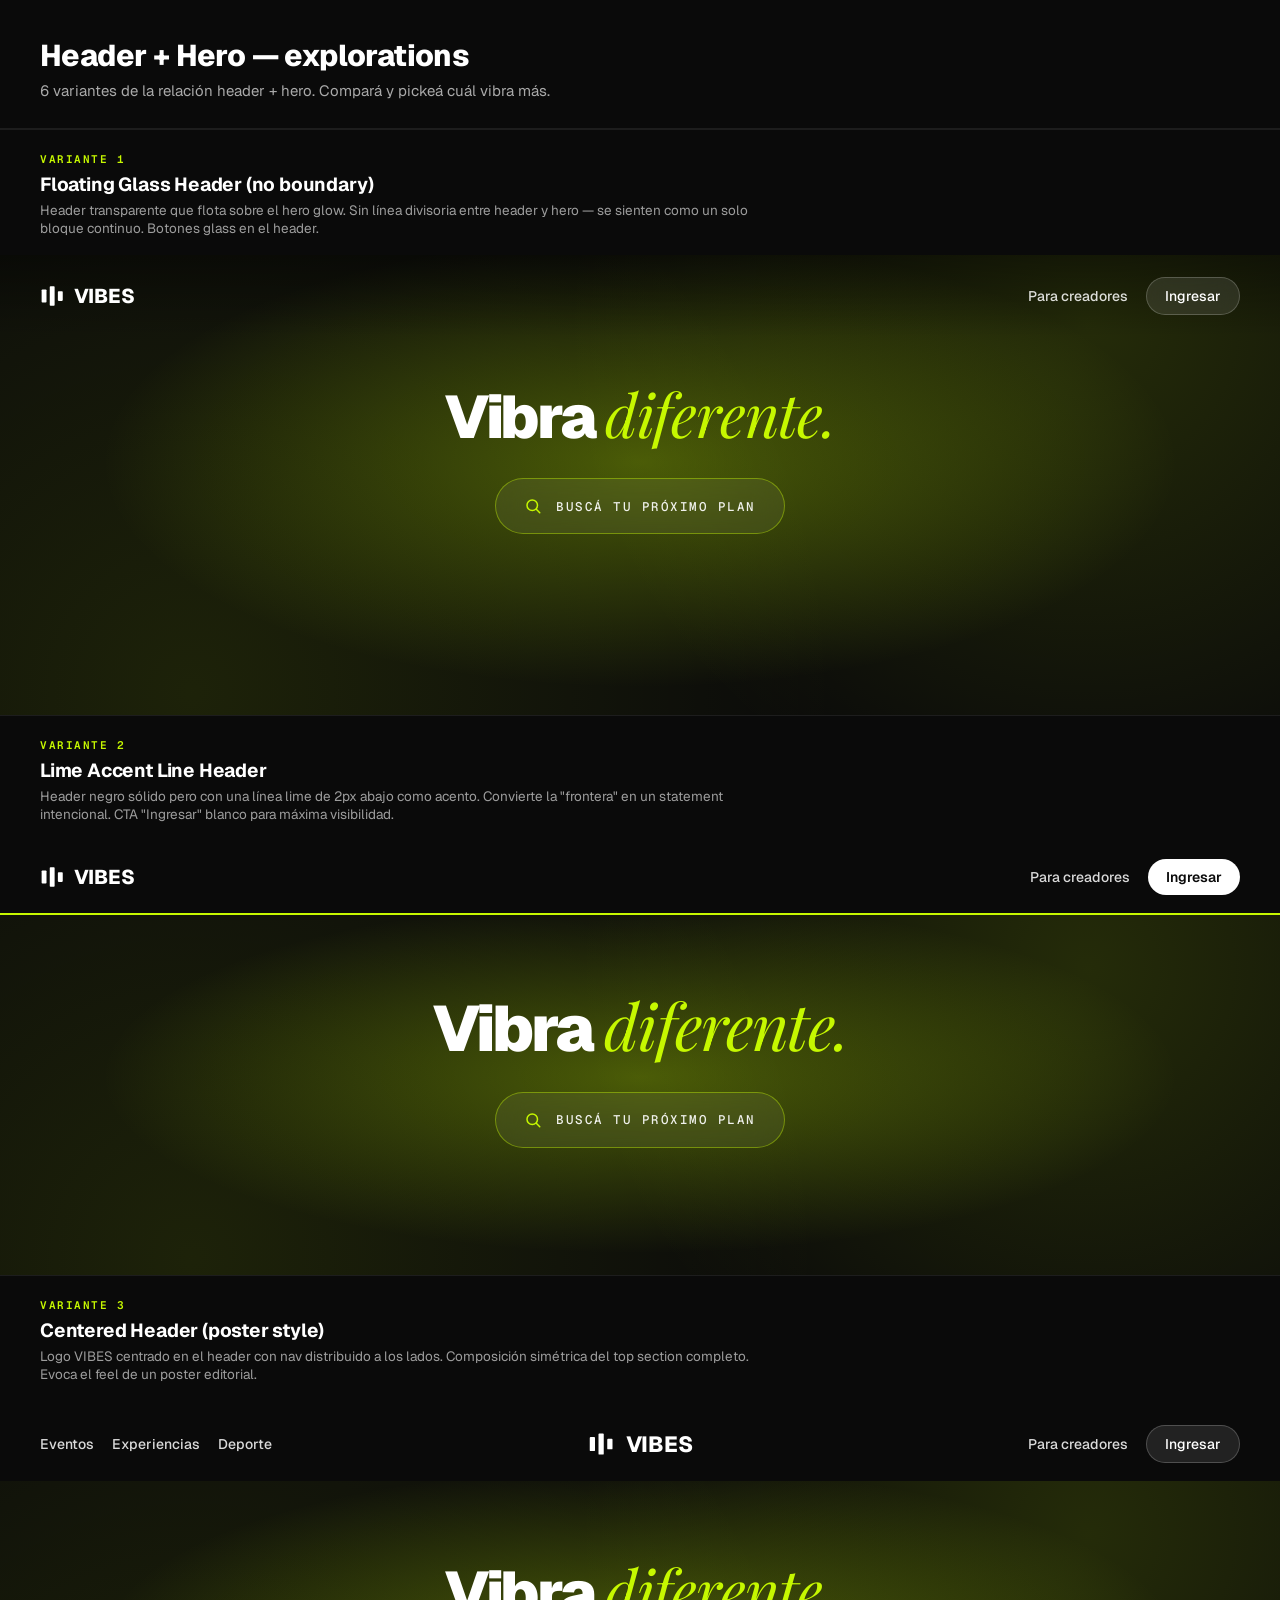
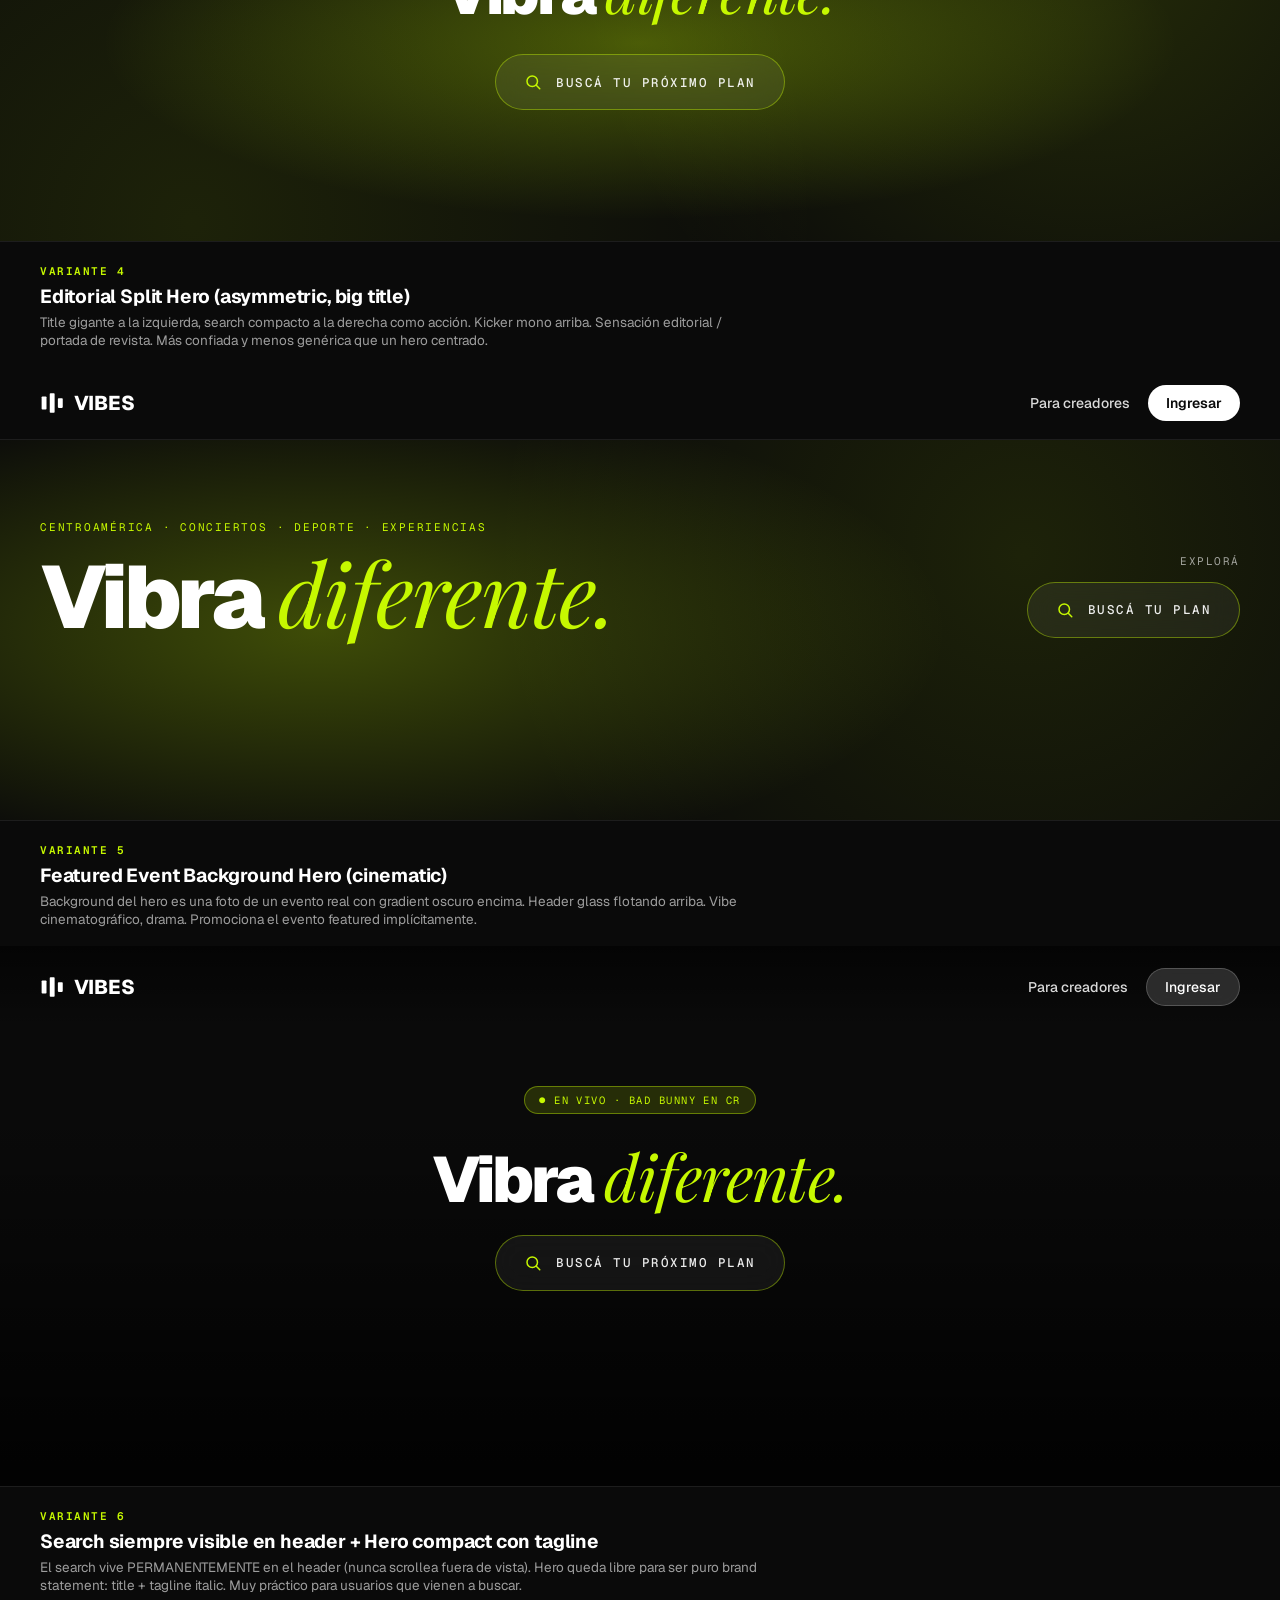
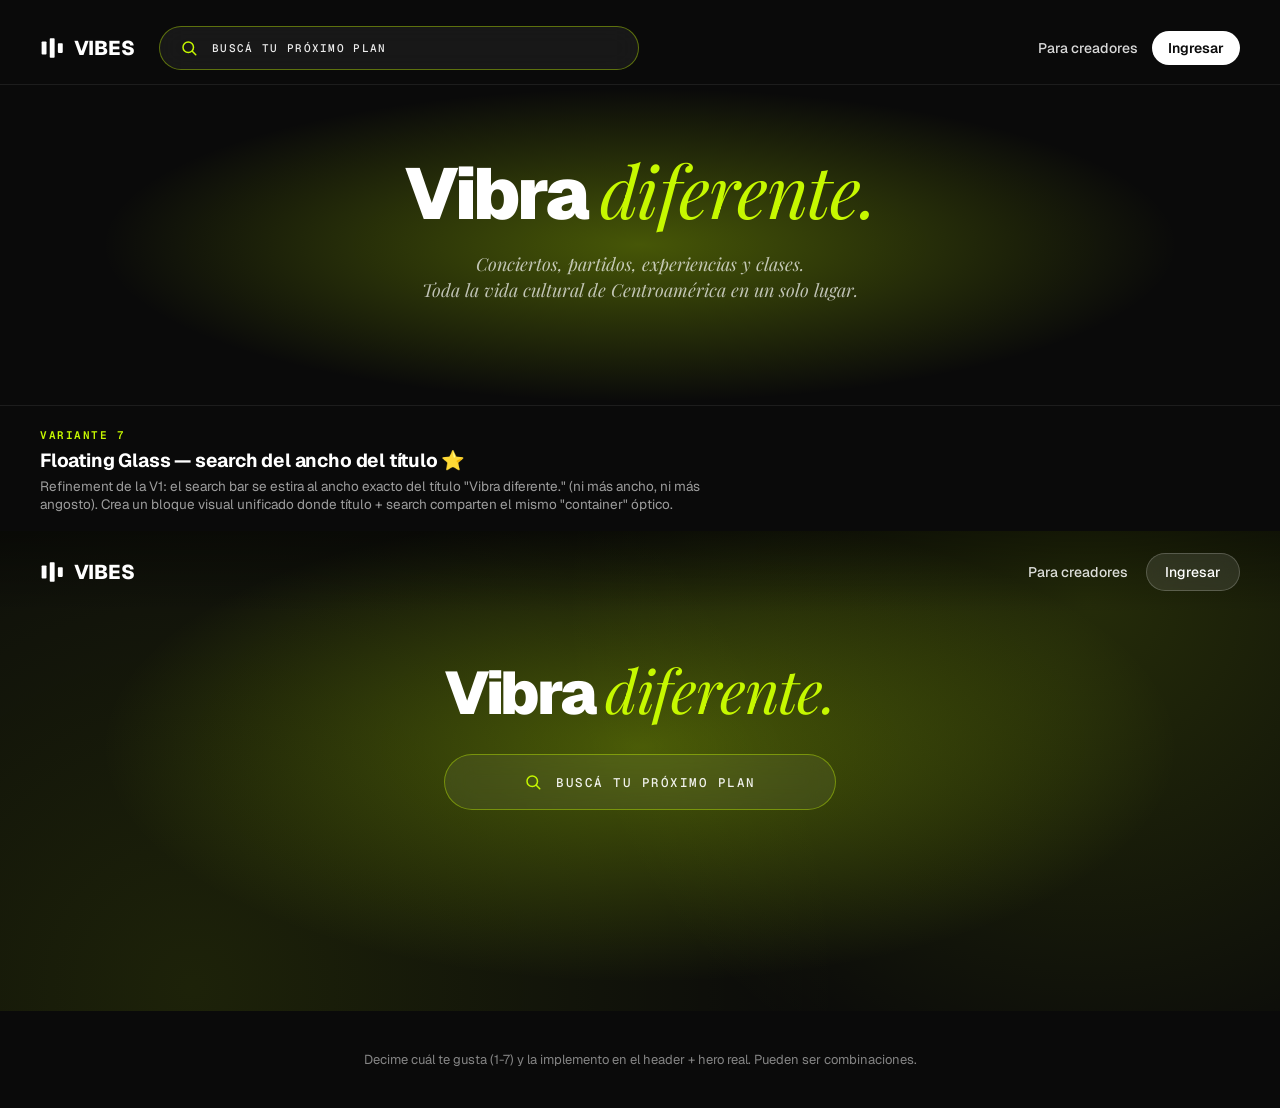
<file: header-hero-explorations.html>
<!DOCTYPE html>
<html lang="es">
<head>
  <meta charset="UTF-8">
  <meta name="viewport" content="width=device-width, initial-scale=1.0">
  <title>Header + Hero — explorations</title>

  <link rel="preconnect" href="https://fonts.googleapis.com">
  <link rel="preconnect" href="https://fonts.gstatic.com" crossorigin>
  <link href="https://fonts.googleapis.com/css2?family=Geist:wght@400;500;600;700;800;900&family=Geist+Mono:wght@400;500;600&family=Playfair+Display:ital,wght@0,400;0,700;1,400;1,500&display=swap" rel="stylesheet">

  <style>
    * { box-sizing: border-box; margin: 0; padding: 0; }
    html, body {
      font-family: 'Geist', -apple-system, BlinkMacSystemFont, sans-serif;
      background: #1a1a1a; color: #0a0a0a;
    }
    a, button { font-family: inherit; }

    /* ─── DOC HEADER ──────────────────────────────────────────────── */
    .doc-header {
      background: #0a0a0a; color: #fff;
      padding: 36px 40px 28px;
      border-bottom: 1px solid rgba(255,255,255,0.08);
    }
    .doc-header h1 {
      font-size: 30px; font-weight: 800;
      letter-spacing: -0.02em; margin-bottom: 6px;
    }
    .doc-header p { color: rgba(255,255,255,0.65); font-size: 15px; }

    /* ─── VARIANT LABEL ──────────────────────────────────────────── */
    .label-bar {
      background: #0a0a0a; color: #fff;
      padding: 22px 40px 18px;
      border-top: 1px solid rgba(255,255,255,0.08);
    }
    .label-bar h2 {
      font-family: 'Geist Mono', monospace;
      font-size: 11px; font-weight: 600;
      letter-spacing: 0.14em; color: #c6f800;
      text-transform: uppercase; margin-bottom: 6px;
    }
    .label-bar h3 {
      font-size: 19px; font-weight: 700;
      letter-spacing: -0.01em; color: #fff; margin-bottom: 4px;
    }
    .label-bar p {
      color: rgba(255,255,255,0.6);
      font-size: 13.5px; max-width: 720px;
    }

    /* ─── BLOCK CONTAINER (each variant lives here) ───────────────── */
    .block { background: #0a0a0a; }

    /* ════════════════════════════════════════════════════════════
       SHARED TYPOGRAPHY (hero title / glass search base)
       ════════════════════════════════════════════════════════════ */
    .ht {
      font-family: 'Geist', sans-serif;
      font-weight: 900;
      letter-spacing: -0.04em; line-height: 0.95;
      color: #fff;
    }
    .ht em {
      font-family: 'Playfair Display', serif;
      font-style: italic; font-weight: 400;
      color: #c6f800; letter-spacing: -0.02em;
    }
    /* Glass dark search (mismo de variante A) */
    .glass-search {
      display: inline-flex; align-items: center; gap: 14px;
      background: rgba(255,255,255,0.06);
      backdrop-filter: blur(14px);
      -webkit-backdrop-filter: blur(14px);
      border: 1px solid rgba(198,248,0,0.4);
      border-radius: 999px;
      padding: 0 28px; height: 56px;
      cursor: pointer;
      transition: all 0.2s ease;
    }
    .glass-search:hover {
      background: rgba(255,255,255,0.12);
      border-color: rgba(198,248,0,0.8);
      box-shadow: 0 0 32px rgba(198,248,0,0.25);
    }
    .glass-search svg { width: 18px; height: 18px; stroke: #c6f800; stroke-width: 2; fill: none; flex-shrink: 0; }
    .glass-search span {
      font-family: 'Geist Mono', monospace;
      font-size: 12.5px; font-weight: 500;
      letter-spacing: 0.12em; text-transform: uppercase;
      color: rgba(255,255,255,0.92);
    }

    /* ════════════════════════════════════════════════════════════
       VARIANTE 1 — Floating Glass Header (no boundary)
       ════════════════════════════════════════════════════════════ */
    .v1 {
      position: relative;
      min-height: 460px;
      overflow: hidden;
    }
    .v1::before {
      content: ''; position: absolute; inset: 0; z-index: 0;
      background:
        radial-gradient(ellipse 60% 70% at 50% 45%, rgba(198,248,0,0.32), transparent 70%),
        radial-gradient(circle at 85% 15%, rgba(198,248,0,0.14), transparent 45%),
        radial-gradient(circle at 15% 95%, rgba(198,248,0,0.10), transparent 55%);
    }
    .v1 .header {
      position: absolute; top: 0; left: 0; right: 0; z-index: 10;
      display: flex; align-items: center; justify-content: space-between;
      padding: 22px 40px;
      background: linear-gradient(180deg, rgba(0,0,0,0.4) 0%, transparent 100%);
    }
    .v1 .logo {
      display: inline-flex; align-items: center; gap: 8px;
      color: #fff; font-weight: 800; font-size: 20px;
    }
    .v1 .logo svg { width: 26px; height: 26px; fill: #fff; }
    .v1 .nav {
      display: inline-flex; align-items: center; gap: 18px;
      color: #fff;
    }
    .v1 .nav a { color: rgba(255,255,255,0.85); font-size: 14px; font-weight: 500; cursor: pointer; }
    .v1 .nav .btn {
      padding: 9px 18px; border-radius: 999px;
      background: rgba(255,255,255,0.1);
      backdrop-filter: blur(12px);
      border: 1px solid rgba(255,255,255,0.2);
      color: #fff;
    }
    .v1 .hero {
      position: relative; z-index: 5;
      padding: 130px 40px 80px;
      display: flex; flex-direction: column;
      align-items: center; text-align: center;
      gap: 32px;
    }
    .v1 .ht { font-size: 60px; }

    /* ════════════════════════════════════════════════════════════
       VARIANTE 2 — Lime Accent Line Header (intentional dark)
       ════════════════════════════════════════════════════════════ */
    .v2 .header {
      background: #0a0a0a;
      padding: 18px 40px;
      display: flex; align-items: center; justify-content: space-between;
      border-bottom: 2px solid #c6f800;
      position: relative;
    }
    .v2 .logo {
      display: inline-flex; align-items: center; gap: 8px;
      color: #fff; font-weight: 800; font-size: 20px;
    }
    .v2 .logo svg { width: 26px; height: 26px; fill: #fff; }
    .v2 .nav {
      display: inline-flex; align-items: center; gap: 18px;
    }
    .v2 .nav a { color: rgba(255,255,255,0.85); font-size: 14px; font-weight: 500; cursor: pointer; }
    .v2 .nav .btn {
      padding: 9px 18px; border-radius: 999px;
      background: #fff; color: #0a0a0a;
      font-weight: 600;
    }
    .v2 .hero {
      position: relative;
      padding: 80px 40px 100px;
      min-height: 360px;
      overflow: hidden;
      display: flex; flex-direction: column;
      align-items: center; text-align: center;
      gap: 32px;
    }
    .v2 .hero::before {
      content: ''; position: absolute; inset: 0; z-index: 0;
      background:
        radial-gradient(ellipse 60% 70% at 50% 45%, rgba(198,248,0,0.32), transparent 70%),
        radial-gradient(circle at 85% 15%, rgba(198,248,0,0.14), transparent 45%),
        radial-gradient(circle at 15% 95%, rgba(198,248,0,0.10), transparent 55%);
    }
    .v2 .hero > * { position: relative; z-index: 1; }
    .v2 .ht { font-size: 64px; }

    /* ════════════════════════════════════════════════════════════
       VARIANTE 3 — Centered Header (symmetric composition)
       ════════════════════════════════════════════════════════════ */
    .v3 .header {
      background: #0a0a0a;
      padding: 24px 40px 18px;
      display: grid; grid-template-columns: 1fr auto 1fr;
      align-items: center; gap: 40px;
    }
    .v3 .header .left, .v3 .header .right {
      display: inline-flex; align-items: center; gap: 18px;
      color: rgba(255,255,255,0.85); font-size: 14px;
    }
    .v3 .header .right { justify-content: flex-end; }
    .v3 .header .center {
      display: inline-flex; align-items: center; gap: 10px;
      color: #fff; font-weight: 800; font-size: 22px;
      letter-spacing: -0.01em;
    }
    .v3 .header .center svg { width: 28px; height: 28px; fill: #fff; }
    .v3 .header a { color: rgba(255,255,255,0.85); font-size: 14px; font-weight: 500; cursor: pointer; }
    .v3 .header .btn {
      padding: 9px 18px; border-radius: 999px;
      background: rgba(255,255,255,0.1);
      border: 1px solid rgba(255,255,255,0.2);
      color: #fff;
    }
    .v3 .hero {
      position: relative;
      padding: 80px 40px 100px;
      min-height: 360px;
      overflow: hidden;
      display: flex; flex-direction: column;
      align-items: center; text-align: center;
      gap: 32px;
    }
    .v3 .hero::before {
      content: ''; position: absolute; inset: 0; z-index: 0;
      background:
        radial-gradient(ellipse 60% 70% at 50% 45%, rgba(198,248,0,0.32), transparent 70%),
        radial-gradient(circle at 85% 15%, rgba(198,248,0,0.14), transparent 45%),
        radial-gradient(circle at 15% 95%, rgba(198,248,0,0.10), transparent 55%);
    }
    .v3 .hero > * { position: relative; z-index: 1; }
    .v3 .ht { font-size: 60px; }

    /* ════════════════════════════════════════════════════════════
       VARIANTE 4 — Editorial Split Hero (asymmetric)
       ════════════════════════════════════════════════════════════ */
    .v4 .header {
      background: #0a0a0a;
      padding: 18px 40px;
      display: flex; align-items: center; justify-content: space-between;
      border-bottom: 1px solid rgba(255,255,255,0.08);
    }
    .v4 .logo {
      display: inline-flex; align-items: center; gap: 8px;
      color: #fff; font-weight: 800; font-size: 20px;
    }
    .v4 .logo svg { width: 26px; height: 26px; fill: #fff; }
    .v4 .nav { display: inline-flex; align-items: center; gap: 18px; }
    .v4 .nav a { color: rgba(255,255,255,0.85); font-size: 14px; font-weight: 500; cursor: pointer; }
    .v4 .nav .btn { padding: 9px 18px; border-radius: 999px; background: #fff; color: #0a0a0a; font-weight: 600; }
    .v4 .hero {
      position: relative;
      padding: 80px 40px 100px;
      min-height: 380px;
      overflow: hidden;
    }
    .v4 .hero::before {
      content: ''; position: absolute; inset: 0; z-index: 0;
      background:
        radial-gradient(ellipse 70% 90% at 25% 50%, rgba(198,248,0,0.28), transparent 70%),
        radial-gradient(circle at 80% 30%, rgba(198,248,0,0.10), transparent 50%);
    }
    .v4 .hero > * { position: relative; z-index: 1; }
    .v4 .row {
      display: grid;
      grid-template-columns: 1fr auto;
      align-items: end;
      gap: 60px;
      max-width: 1320px;
      margin: 0 auto;
    }
    .v4 .col-left { text-align: left; }
    .v4 .kicker {
      font-family: 'Geist Mono', monospace;
      font-size: 11px; letter-spacing: 0.16em;
      color: #c6f800; text-transform: uppercase;
      margin-bottom: 18px;
    }
    .v4 .ht { font-size: 88px; line-height: 0.92; text-align: left; }
    .v4 .col-right {
      display: flex; flex-direction: column; gap: 14px;
      align-items: flex-end;
    }
    .v4 .col-right .meta {
      font-family: 'Geist Mono', monospace;
      font-size: 11px; letter-spacing: 0.14em;
      color: rgba(255,255,255,0.6); text-transform: uppercase;
    }

    /* ════════════════════════════════════════════════════════════
       VARIANTE 5 — Featured Event Background Hero (drama)
       ════════════════════════════════════════════════════════════ */
    .v5 .header {
      position: absolute; top: 0; left: 0; right: 0; z-index: 10;
      background: linear-gradient(180deg, rgba(0,0,0,0.6), transparent);
      padding: 22px 40px;
      display: flex; align-items: center; justify-content: space-between;
    }
    .v5 .logo {
      display: inline-flex; align-items: center; gap: 8px;
      color: #fff; font-weight: 800; font-size: 20px;
    }
    .v5 .logo svg { width: 26px; height: 26px; fill: #fff; }
    .v5 .nav { display: inline-flex; align-items: center; gap: 18px; }
    .v5 .nav a { color: rgba(255,255,255,0.85); font-size: 14px; font-weight: 500; cursor: pointer; }
    .v5 .nav .btn {
      padding: 9px 18px; border-radius: 999px;
      background: rgba(255,255,255,0.15);
      backdrop-filter: blur(12px);
      border: 1px solid rgba(255,255,255,0.2);
      color: #fff;
    }
    .v5-block {
      position: relative;
      min-height: 540px;
      overflow: hidden;
      background:
        linear-gradient(180deg, transparent 30%, rgba(0,0,0,0.85) 100%),
        linear-gradient(0deg, rgba(10,10,10,0.5), rgba(10,10,10,0.5)),
        url('https://images.unsplash.com/photo-1429962714451-bb934ecdc4ec?auto=format&fit=crop&w=1600&q=80');
      background-size: cover;
      background-position: center;
    }
    .v5 .hero {
      position: relative; z-index: 5;
      padding: 140px 40px 80px;
      display: flex; flex-direction: column;
      align-items: center; text-align: center;
      gap: 24px;
    }
    .v5 .featured-badge {
      display: inline-flex; align-items: center; gap: 8px;
      padding: 6px 14px;
      background: rgba(198,248,0,0.15);
      border: 1px solid rgba(198,248,0,0.4);
      border-radius: 999px;
      font-family: 'Geist Mono', monospace;
      font-size: 10.5px; letter-spacing: 0.14em;
      color: #c6f800; text-transform: uppercase;
      margin-bottom: 8px;
    }
    .v5 .ht { font-size: 64px; }

    /* ════════════════════════════════════════════════════════════
       VARIANTE 6 — Header con Search inline + Hero compact
       ════════════════════════════════════════════════════════════ */
    .v6 .header {
      background: #0a0a0a;
      padding: 14px 40px;
      display: flex; align-items: center; gap: 24px;
      border-bottom: 1px solid rgba(255,255,255,0.08);
    }
    .v6 .logo {
      display: inline-flex; align-items: center; gap: 8px;
      color: #fff; font-weight: 800; font-size: 20px;
      flex-shrink: 0;
    }
    .v6 .logo svg { width: 26px; height: 26px; fill: #fff; }
    .v6 .header .glass-search { flex: 1; max-width: 480px; height: 44px; padding: 0 20px; }
    .v6 .header .glass-search span { font-size: 11px; }
    .v6 .nav { display: inline-flex; align-items: center; gap: 14px; margin-left: auto; flex-shrink: 0; }
    .v6 .nav a { color: rgba(255,255,255,0.85); font-size: 14px; font-weight: 500; cursor: pointer; }
    .v6 .nav .btn { padding: 8px 16px; border-radius: 999px; background: #fff; color: #0a0a0a; font-weight: 600; font-size: 14px; }
    .v6 .hero {
      position: relative;
      padding: 70px 40px 90px;
      min-height: 320px;
      overflow: hidden;
      display: flex; flex-direction: column;
      align-items: center; text-align: center;
      gap: 24px;
    }
    .v6 .hero::before {
      content: ''; position: absolute; inset: 0; z-index: 0;
      background:
        radial-gradient(ellipse 60% 70% at 50% 50%, rgba(198,248,0,0.32), transparent 70%);
    }
    .v6 .hero > * { position: relative; z-index: 1; }
    .v6 .ht { font-size: 72px; }
    .v6 .hero .sub {
      font-family: 'Playfair Display', serif;
      font-style: italic;
      font-size: 18px;
      color: rgba(255,255,255,0.7);
      max-width: 520px;
      line-height: 1.4;
    }

    /* ════════════════════════════════════════════════════════════
       VARIANTE 7 — Floating Glass + search width = title width
       Refinement de la V1 con search del ancho exacto del título.
       ════════════════════════════════════════════════════════════ */
    .v7 {
      position: relative;
      min-height: 480px;
      overflow: hidden;
    }
    .v7::before {
      content: ''; position: absolute; inset: 0; z-index: 0;
      background:
        radial-gradient(ellipse 60% 70% at 50% 45%, rgba(198,248,0,0.32), transparent 70%),
        radial-gradient(circle at 85% 15%, rgba(198,248,0,0.14), transparent 45%),
        radial-gradient(circle at 15% 95%, rgba(198,248,0,0.10), transparent 55%);
    }
    .v7 .header {
      position: absolute; top: 0; left: 0; right: 0; z-index: 10;
      display: flex; align-items: center; justify-content: space-between;
      padding: 22px 40px;
      background: linear-gradient(180deg, rgba(0,0,0,0.4) 0%, transparent 100%);
    }
    .v7 .logo {
      display: inline-flex; align-items: center; gap: 8px;
      color: #fff; font-weight: 800; font-size: 20px;
    }
    .v7 .logo svg { width: 26px; height: 26px; fill: #fff; }
    .v7 .nav { display: inline-flex; align-items: center; gap: 18px; }
    .v7 .nav a { color: rgba(255,255,255,0.85); font-size: 14px; font-weight: 500; cursor: pointer; }
    .v7 .nav .btn {
      padding: 9px 18px; border-radius: 999px;
      background: rgba(255,255,255,0.1);
      backdrop-filter: blur(12px);
      border: 1px solid rgba(255,255,255,0.2);
      color: #fff;
    }
    .v7 .hero {
      position: relative; z-index: 5;
      padding: 130px 40px 80px;
      display: flex; flex-direction: column;
      align-items: center;
    }
    /* Stack inline-flex column con align-items: stretch — el wrapper se
       auto-sizea al widest child (el título), y el search se estira para
       igualarlo. Así ambos elementos comparten exactamente el mismo ancho. */
    .v7 .hero-stack {
      display: inline-flex;
      flex-direction: column;
      align-items: stretch;
      gap: 32px;
    }
    .v7 .ht {
      font-size: 60px;
      text-align: center;
      white-space: nowrap;
    }
    .v7 .glass-search {
      display: flex;
      align-items: center; justify-content: center;
      gap: 14px;
      width: 100%;
      background: rgba(255,255,255,0.06);
      backdrop-filter: blur(14px);
      -webkit-backdrop-filter: blur(14px);
      border: 1px solid rgba(198,248,0,0.4);
      border-radius: 999px;
      padding: 0 28px; height: 56px;
      cursor: pointer;
      transition: all 0.2s ease;
    }
    .v7 .glass-search:hover {
      background: rgba(255,255,255,0.12);
      border-color: rgba(198,248,0,0.8);
      box-shadow: 0 0 32px rgba(198,248,0,0.25);
    }
    .v7 .glass-search svg { width: 18px; height: 18px; stroke: #c6f800; stroke-width: 2; fill: none; flex-shrink: 0; }
    .v7 .glass-search span {
      font-family: 'Geist Mono', monospace;
      font-size: 12.5px; font-weight: 500;
      letter-spacing: 0.12em; text-transform: uppercase;
      color: rgba(255,255,255,0.92);
    }

    @media (max-width: 720px) {
      .ht, .v1 .ht, .v2 .ht, .v3 .ht, .v4 .ht, .v5 .ht, .v6 .ht, .v7 .ht { font-size: 40px; }
      .v4 .row { grid-template-columns: 1fr; gap: 24px; }
      .v4 .col-right { align-items: flex-start; }
      .v6 .header .glass-search { display: none; }
      .v3 .header { grid-template-columns: 1fr; gap: 16px; text-align: center; }
      .v3 .header .left, .v3 .header .right { display: none; }
      .v7 .ht { white-space: normal; }
      .v7 .hero-stack { width: 100%; }
    }
  </style>
</head>
<body>

<header class="doc-header">
  <h1>Header + Hero — explorations</h1>
  <p>6 variantes de la relación header + hero. Compará y pickeá cuál vibra más.</p>
</header>

<!-- ═══════════════ VARIANTE 1 — Floating Glass Header ═══════════════ -->
<div class="label-bar">
  <h2>Variante 1</h2>
  <h3>Floating Glass Header (no boundary)</h3>
  <p>Header transparente que flota sobre el hero glow. Sin línea divisoria entre header y hero — se sienten como un solo bloque continuo. Botones glass en el header.</p>
</div>
<div class="block">
  <div class="v1">
    <div class="header">
      <a class="logo">
        <svg viewBox="0 0 32 32"><rect x="2" y="8" width="6" height="16" rx="1"/><rect x="12" y="4" width="6" height="24" rx="1"/><rect x="22" y="10" width="6" height="12" rx="1"/></svg>
        VIBES
      </a>
      <nav class="nav">
        <a>Para creadores</a>
        <a class="btn">Ingresar</a>
      </nav>
    </div>
    <div class="hero">
      <h1 class="ht">Vibra <em>diferente.</em></h1>
      <button class="glass-search">
        <svg viewBox="0 0 24 24"><circle cx="11" cy="11" r="7"/><path stroke-linecap="round" d="M21 21l-4.3-4.3"/></svg>
        <span>Buscá tu próximo plan</span>
      </button>
    </div>
  </div>
</div>

<!-- ═══════════════ VARIANTE 2 — Lime Accent Line Header ═══════════════ -->
<div class="label-bar">
  <h2>Variante 2</h2>
  <h3>Lime Accent Line Header</h3>
  <p>Header negro sólido pero con una línea lime de 2px abajo como acento. Convierte la "frontera" en un statement intencional. CTA "Ingresar" blanco para máxima visibilidad.</p>
</div>
<div class="block">
  <div class="v2">
    <div class="header">
      <a class="logo">
        <svg viewBox="0 0 32 32"><rect x="2" y="8" width="6" height="16" rx="1"/><rect x="12" y="4" width="6" height="24" rx="1"/><rect x="22" y="10" width="6" height="12" rx="1"/></svg>
        VIBES
      </a>
      <nav class="nav">
        <a>Para creadores</a>
        <a class="btn">Ingresar</a>
      </nav>
    </div>
    <div class="hero">
      <h1 class="ht">Vibra <em>diferente.</em></h1>
      <button class="glass-search">
        <svg viewBox="0 0 24 24"><circle cx="11" cy="11" r="7"/><path stroke-linecap="round" d="M21 21l-4.3-4.3"/></svg>
        <span>Buscá tu próximo plan</span>
      </button>
    </div>
  </div>
</div>

<!-- ═══════════════ VARIANTE 3 — Centered Header ═══════════════ -->
<div class="label-bar">
  <h2>Variante 3</h2>
  <h3>Centered Header (poster style)</h3>
  <p>Logo VIBES centrado en el header con nav distribuido a los lados. Composición simétrica del top section completo. Evoca el feel de un poster editorial.</p>
</div>
<div class="block">
  <div class="v3">
    <div class="header">
      <div class="left">
        <a>Eventos</a>
        <a>Experiencias</a>
        <a>Deporte</a>
      </div>
      <div class="center">
        <svg viewBox="0 0 32 32"><rect x="2" y="8" width="6" height="16" rx="1"/><rect x="12" y="4" width="6" height="24" rx="1"/><rect x="22" y="10" width="6" height="12" rx="1"/></svg>
        VIBES
      </div>
      <div class="right">
        <a>Para creadores</a>
        <a class="btn">Ingresar</a>
      </div>
    </div>
    <div class="hero">
      <h1 class="ht">Vibra <em>diferente.</em></h1>
      <button class="glass-search">
        <svg viewBox="0 0 24 24"><circle cx="11" cy="11" r="7"/><path stroke-linecap="round" d="M21 21l-4.3-4.3"/></svg>
        <span>Buscá tu próximo plan</span>
      </button>
    </div>
  </div>
</div>

<!-- ═══════════════ VARIANTE 4 — Editorial Split Hero ═══════════════ -->
<div class="label-bar">
  <h2>Variante 4</h2>
  <h3>Editorial Split Hero (asymmetric, big title)</h3>
  <p>Title gigante a la izquierda, search compacto a la derecha como acción. Kicker mono arriba. Sensación editorial / portada de revista. Más confiada y menos genérica que un hero centrado.</p>
</div>
<div class="block">
  <div class="v4">
    <div class="header">
      <a class="logo">
        <svg viewBox="0 0 32 32"><rect x="2" y="8" width="6" height="16" rx="1"/><rect x="12" y="4" width="6" height="24" rx="1"/><rect x="22" y="10" width="6" height="12" rx="1"/></svg>
        VIBES
      </a>
      <nav class="nav">
        <a>Para creadores</a>
        <a class="btn">Ingresar</a>
      </nav>
    </div>
    <div class="hero">
      <div class="row">
        <div class="col-left">
          <div class="kicker">CENTROAMÉRICA · CONCIERTOS · DEPORTE · EXPERIENCIAS</div>
          <h1 class="ht">Vibra <em>diferente.</em></h1>
        </div>
        <div class="col-right">
          <div class="meta">EXPLORÁ</div>
          <button class="glass-search">
            <svg viewBox="0 0 24 24"><circle cx="11" cy="11" r="7"/><path stroke-linecap="round" d="M21 21l-4.3-4.3"/></svg>
            <span>Buscá tu plan</span>
          </button>
        </div>
      </div>
    </div>
  </div>
</div>

<!-- ═══════════════ VARIANTE 5 — Featured Event Background ═══════════════ -->
<div class="label-bar">
  <h2>Variante 5</h2>
  <h3>Featured Event Background Hero (cinematic)</h3>
  <p>Background del hero es una foto de un evento real con gradient oscuro encima. Header glass flotando arriba. Vibe cinematográfico, drama. Promociona el evento featured implícitamente.</p>
</div>
<div class="block">
  <div class="v5-block">
    <div class="v5">
      <div class="header">
        <a class="logo">
          <svg viewBox="0 0 32 32"><rect x="2" y="8" width="6" height="16" rx="1"/><rect x="12" y="4" width="6" height="24" rx="1"/><rect x="22" y="10" width="6" height="12" rx="1"/></svg>
          VIBES
        </a>
        <nav class="nav">
          <a>Para creadores</a>
          <a class="btn">Ingresar</a>
        </nav>
      </div>
      <div class="hero">
        <span class="featured-badge">● EN VIVO · BAD BUNNY EN CR</span>
        <h1 class="ht">Vibra <em>diferente.</em></h1>
        <button class="glass-search">
          <svg viewBox="0 0 24 24"><circle cx="11" cy="11" r="7"/><path stroke-linecap="round" d="M21 21l-4.3-4.3"/></svg>
          <span>Buscá tu próximo plan</span>
        </button>
      </div>
    </div>
  </div>
</div>

<!-- ═══════════════ VARIANTE 6 — Search en Header + Hero compact ═══════════════ -->
<div class="label-bar">
  <h2>Variante 6</h2>
  <h3>Search siempre visible en header + Hero compact con tagline</h3>
  <p>El search vive PERMANENTEMENTE en el header (nunca scrollea fuera de vista). Hero queda libre para ser puro brand statement: title + tagline italic. Muy práctico para usuarios que vienen a buscar.</p>
</div>
<div class="block">
  <div class="v6">
    <div class="header">
      <a class="logo">
        <svg viewBox="0 0 32 32"><rect x="2" y="8" width="6" height="16" rx="1"/><rect x="12" y="4" width="6" height="24" rx="1"/><rect x="22" y="10" width="6" height="12" rx="1"/></svg>
        VIBES
      </a>
      <button class="glass-search">
        <svg viewBox="0 0 24 24"><circle cx="11" cy="11" r="7"/><path stroke-linecap="round" d="M21 21l-4.3-4.3"/></svg>
        <span>Buscá tu próximo plan</span>
      </button>
      <nav class="nav">
        <a>Para creadores</a>
        <a class="btn">Ingresar</a>
      </nav>
    </div>
    <div class="hero">
      <h1 class="ht">Vibra <em>diferente.</em></h1>
      <p class="sub">Conciertos, partidos, experiencias y clases. <br>Toda la vida cultural de Centroamérica en un solo lugar.</p>
    </div>
  </div>
</div>

<!-- ═══════════════ VARIANTE 7 — Floating Glass + search width = title width ═══════════════ -->
<div class="label-bar">
  <h2>Variante 7</h2>
  <h3>Floating Glass — search del ancho del título ⭐</h3>
  <p>Refinement de la V1: el search bar se estira al ancho exacto del título "Vibra diferente." (ni más ancho, ni más angosto). Crea un bloque visual unificado donde título + search comparten el mismo "container" óptico.</p>
</div>
<div class="block">
  <div class="v7">
    <div class="header">
      <a class="logo">
        <svg viewBox="0 0 32 32"><rect x="2" y="8" width="6" height="16" rx="1"/><rect x="12" y="4" width="6" height="24" rx="1"/><rect x="22" y="10" width="6" height="12" rx="1"/></svg>
        VIBES
      </a>
      <nav class="nav">
        <a>Para creadores</a>
        <a class="btn">Ingresar</a>
      </nav>
    </div>
    <div class="hero">
      <div class="hero-stack">
        <h1 class="ht">Vibra <em>diferente.</em></h1>
        <button class="glass-search">
          <svg viewBox="0 0 24 24"><circle cx="11" cy="11" r="7"/><path stroke-linecap="round" d="M21 21l-4.3-4.3"/></svg>
          <span>Buscá tu próximo plan</span>
        </button>
      </div>
    </div>
  </div>
</div>

<footer style="background: #0a0a0a; color: rgba(255,255,255,0.5); padding: 40px; text-align: center; font-size: 13px;">
  Decime cuál te gusta (1-7) y la implemento en el header + hero real. Pueden ser combinaciones.
</footer>

</body>
</html>
</file>
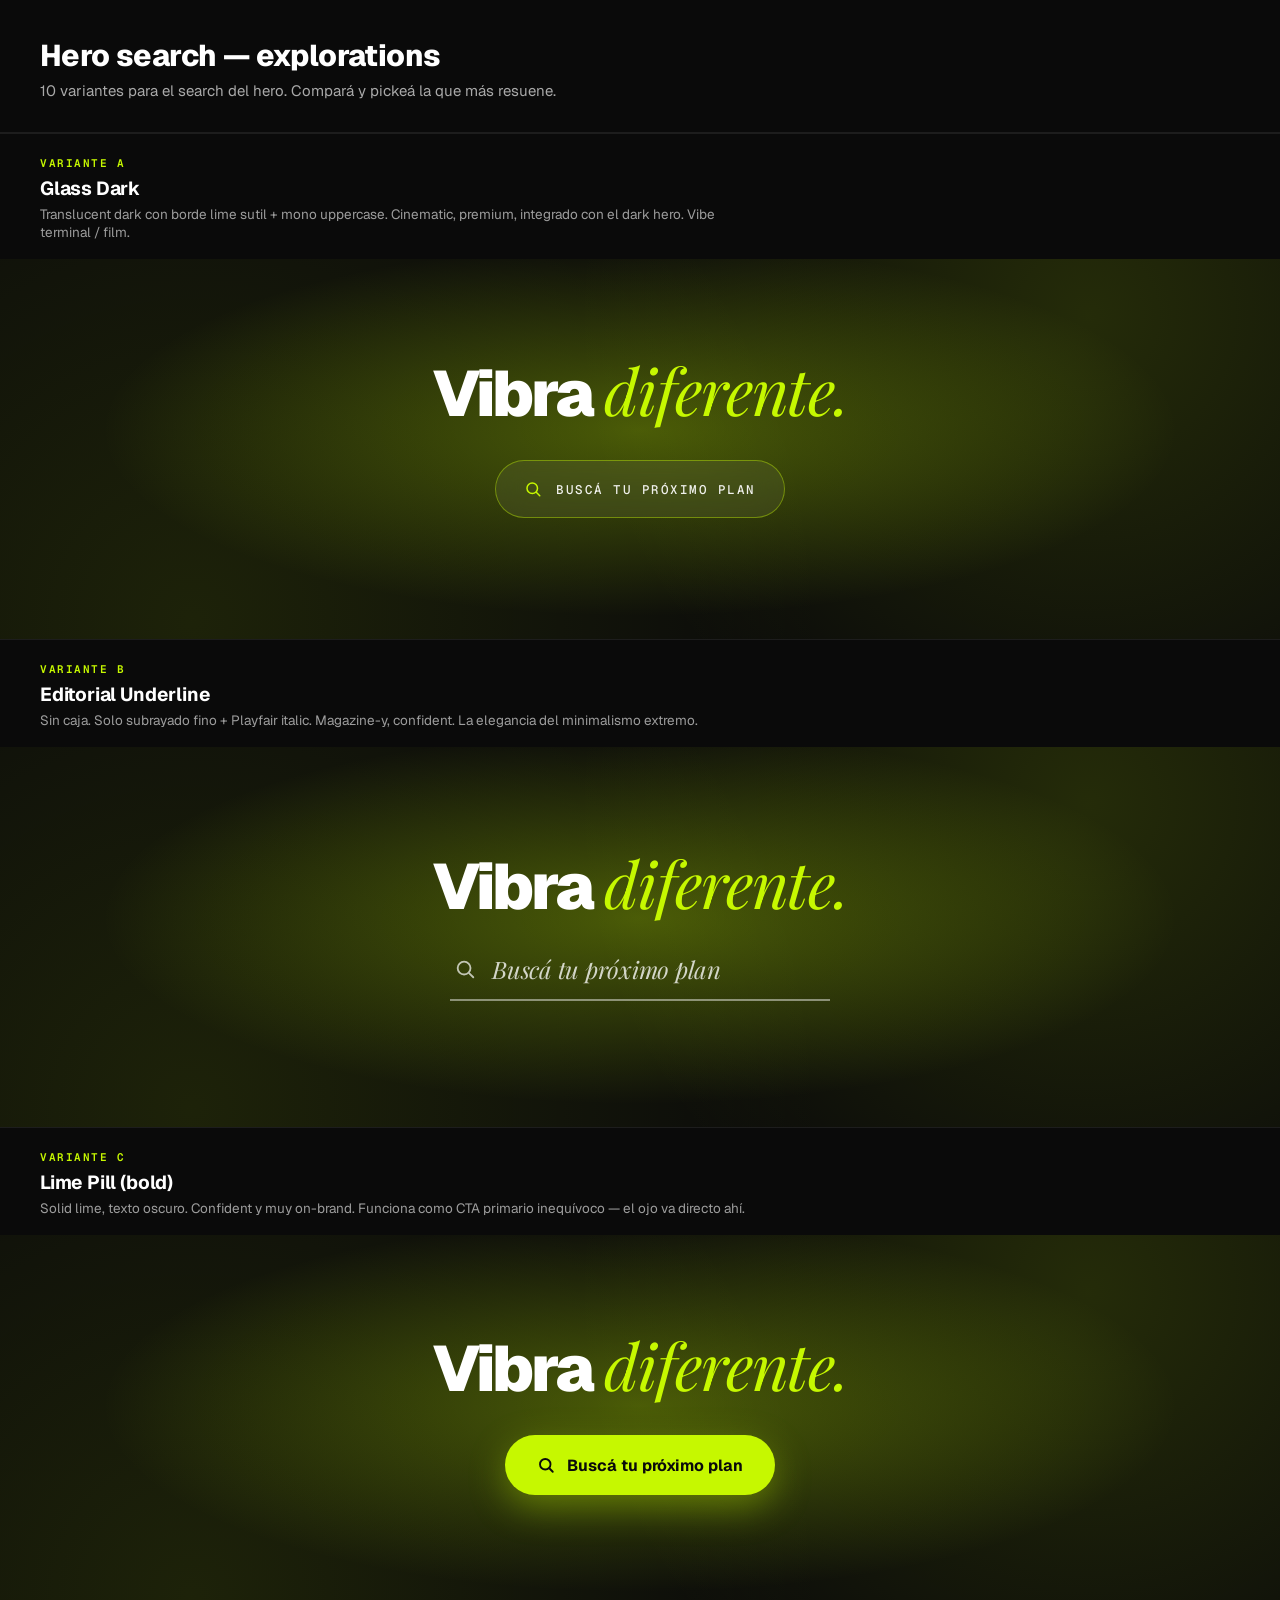
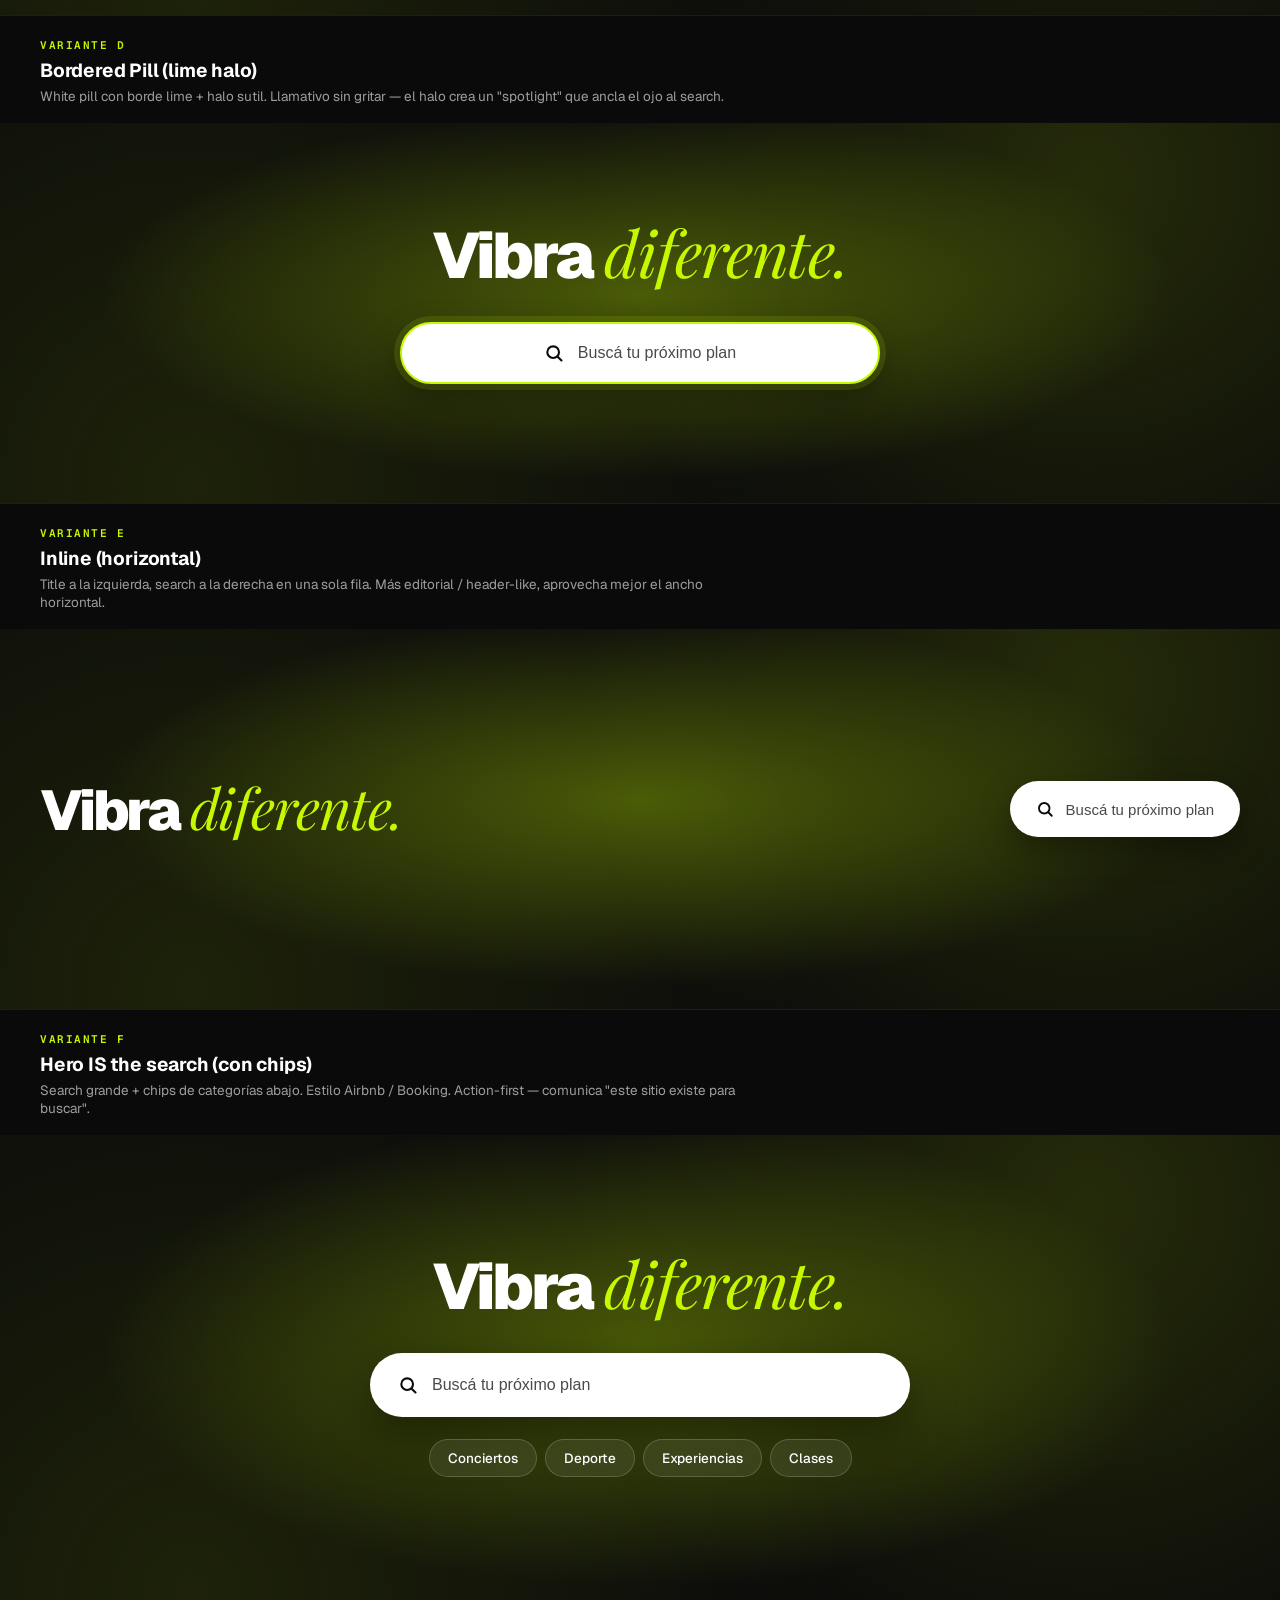
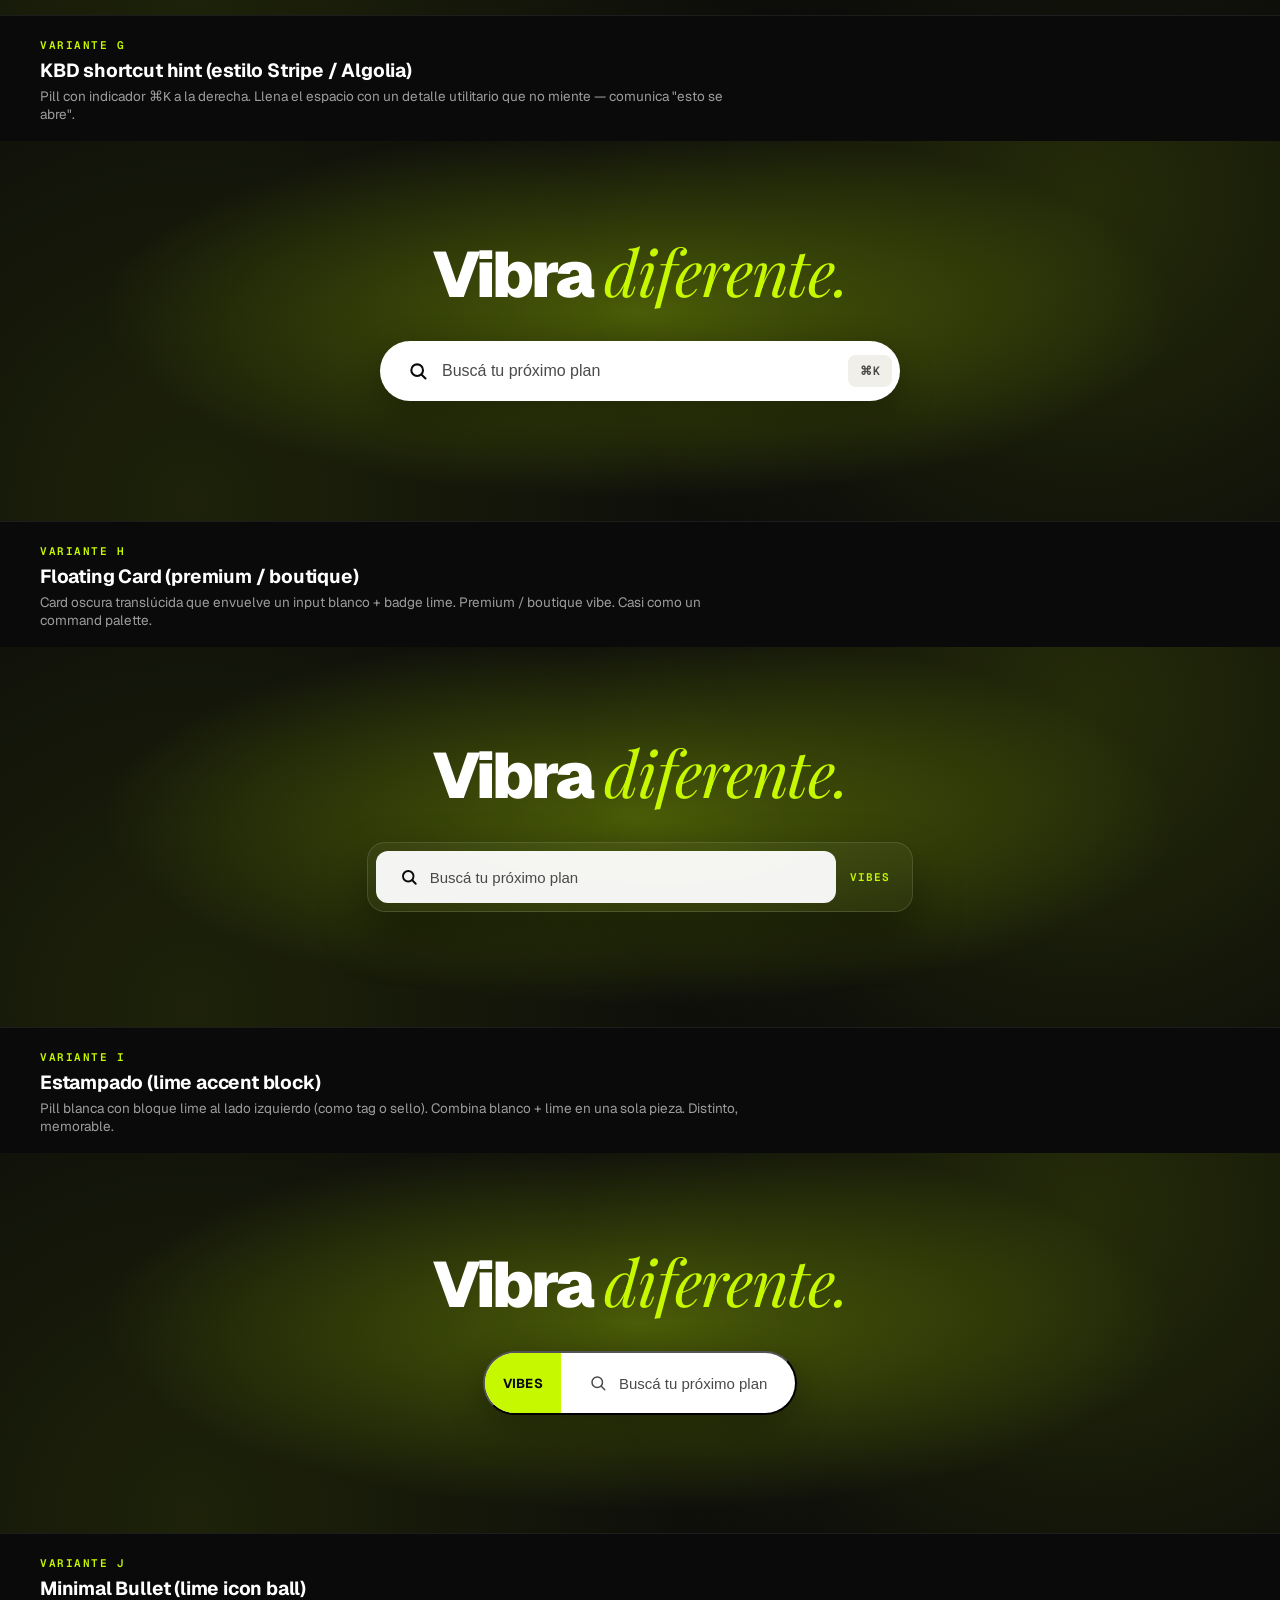
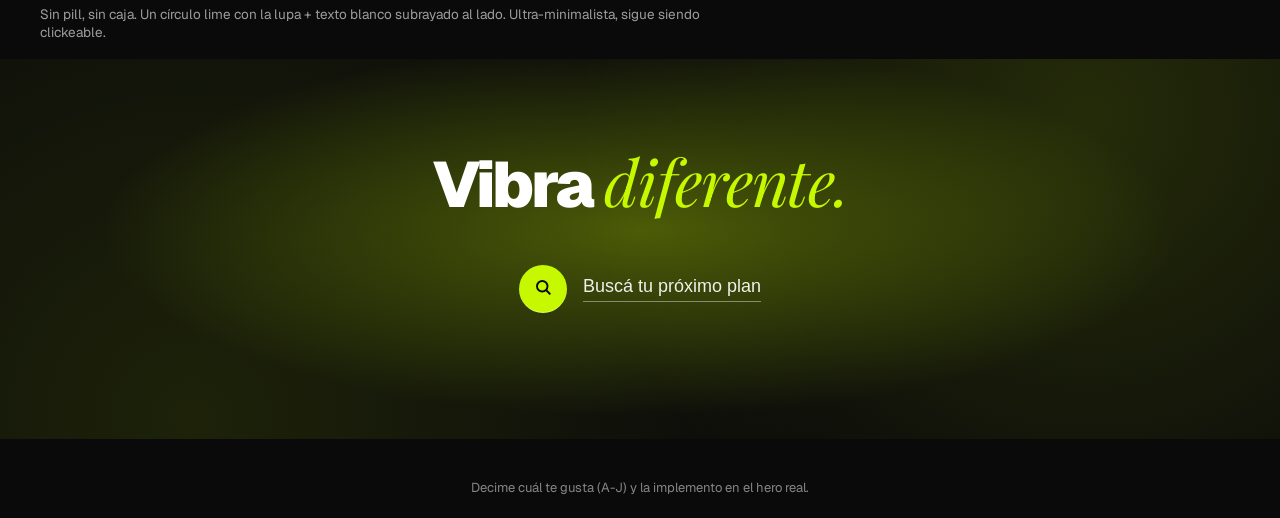
<file: hero-explorations.html>
<!DOCTYPE html>
<html lang="es">
<head>
  <meta charset="UTF-8">
  <meta name="viewport" content="width=device-width, initial-scale=1.0">
  <title>Hero search — explorations</title>

  <link rel="preconnect" href="https://fonts.googleapis.com">
  <link rel="preconnect" href="https://fonts.gstatic.com" crossorigin>
  <link href="https://fonts.googleapis.com/css2?family=Geist:wght@400;500;600;700;800;900&family=Geist+Mono:wght@400;500;600&family=Playfair+Display:ital,wght@0,400;0,700;1,400;1,500&display=swap" rel="stylesheet">

  <style>
    * { box-sizing: border-box; margin: 0; padding: 0; }
    html, body {
      font-family: 'Geist', -apple-system, BlinkMacSystemFont, sans-serif;
      background: #1a1a1a;
      color: #0a0a0a;
    }
    a { text-decoration: none; }

    /* ─── DOC HEADER ──────────────────────────────────────────────── */
    .doc-header {
      background: #0a0a0a;
      color: #fff;
      padding: 36px 40px 32px;
      border-bottom: 1px solid rgba(255,255,255,0.08);
    }
    .doc-header h1 {
      font-size: 30px; font-weight: 800;
      letter-spacing: -0.02em;
      margin-bottom: 6px;
    }
    .doc-header p {
      color: rgba(255,255,255,0.65);
      font-size: 15px;
    }

    /* ─── VARIANT LABEL ──────────────────────────────────────────── */
    .label-bar {
      background: #0a0a0a;
      color: #fff;
      padding: 22px 40px 18px;
      border-top: 1px solid rgba(255,255,255,0.08);
    }
    .label-bar h2 {
      font-family: 'Geist Mono', monospace;
      font-size: 11px; font-weight: 600;
      letter-spacing: 0.14em;
      color: #c6f800;
      text-transform: uppercase;
      margin-bottom: 6px;
    }
    .label-bar h3 {
      font-size: 19px; font-weight: 700;
      letter-spacing: -0.01em;
      color: #fff;
      margin-bottom: 4px;
    }
    .label-bar p {
      color: rgba(255,255,255,0.6);
      font-size: 13.5px;
      max-width: 720px;
    }

    /* ─── HERO DEMO (shared) ─────────────────────────────────────── */
    .hero-demo {
      position: relative;
      background: #0a0a0a;
      padding: 80px 40px 100px;
      overflow: hidden;
      min-height: 380px;
      display: flex; flex-direction: column;
      align-items: center; justify-content: center;
    }
    .hero-demo.tall { min-height: 480px; }
    .hero-demo::before {
      content: '';
      position: absolute; inset: 0;
      background:
        radial-gradient(ellipse 60% 70% at 50% 45%, rgba(198,248,0,0.32), transparent 70%),
        radial-gradient(circle at 85% 15%, rgba(198,248,0,0.14), transparent 45%),
        radial-gradient(circle at 15% 95%, rgba(198,248,0,0.10), transparent 55%);
      z-index: 0; pointer-events: none;
    }
    .hero-demo > * { position: relative; z-index: 1; }
    .hero-title {
      font-family: 'Geist', sans-serif;
      font-size: 64px; font-weight: 900;
      letter-spacing: -0.04em; line-height: 0.95;
      color: #fff;
      margin-bottom: 36px;
      text-align: center;
    }
    .hero-title em {
      font-family: 'Playfair Display', serif;
      font-style: italic;
      font-weight: 400;
      color: #c6f800;
      letter-spacing: -0.02em;
    }

    /* ════════════════════════════════════════════════════════════
       VARIANTE A — Glass Dark
       Translucent dark con borde lime sutil. Cinematic, premium.
       ════════════════════════════════════════════════════════════ */
    .s-a {
      display: inline-flex; align-items: center; gap: 14px;
      background: rgba(255,255,255,0.06);
      backdrop-filter: blur(14px);
      -webkit-backdrop-filter: blur(14px);
      border: 1px solid rgba(198,248,0,0.4);
      border-radius: 999px;
      padding: 0 28px; height: 58px;
      cursor: pointer;
      color: #fff;
      transition: all 0.2s ease;
    }
    .s-a:hover {
      background: rgba(255,255,255,0.12);
      border-color: rgba(198,248,0,0.8);
      box-shadow: 0 0 32px rgba(198,248,0,0.25);
    }
    .s-a svg { width: 18px; height: 18px; stroke: #c6f800; stroke-width: 2; fill: none; flex-shrink: 0; }
    .s-a span {
      font-family: 'Geist Mono', monospace;
      font-size: 12.5px; font-weight: 500;
      letter-spacing: 0.12em;
      text-transform: uppercase;
      color: rgba(255,255,255,0.92);
    }

    /* ════════════════════════════════════════════════════════════
       VARIANTE B — Editorial Underline
       Sin caja, solo subrayado. Italic Playfair. Magazine-y.
       ════════════════════════════════════════════════════════════ */
    .s-b {
      display: inline-flex; align-items: center; gap: 16px;
      background: transparent;
      border: 0;
      border-bottom: 2px solid rgba(255,255,255,0.45);
      padding: 0 4px 14px 4px;
      min-width: 380px;
      cursor: pointer;
      color: #fff;
      transition: border-color 0.2s ease;
    }
    .s-b:hover { border-bottom-color: #c6f800; }
    .s-b svg { width: 22px; height: 22px; stroke: #fff; stroke-width: 2; fill: none; flex-shrink: 0; opacity: 0.7; }
    .s-b:hover svg { stroke: #c6f800; opacity: 1; }
    .s-b span {
      font-family: 'Playfair Display', serif;
      font-style: italic;
      font-size: 24px; font-weight: 400;
      color: rgba(255,255,255,0.78);
      letter-spacing: -0.01em;
    }

    /* ════════════════════════════════════════════════════════════
       VARIANTE C — Lime Pill (bold)
       Solid lime, dark text. Confident, brand-forward.
       ════════════════════════════════════════════════════════════ */
    .s-c {
      display: inline-flex; align-items: center; gap: 12px;
      background: #c6f800;
      border: 0;
      border-radius: 999px;
      padding: 0 32px; height: 60px;
      cursor: pointer;
      box-shadow: 0 12px 36px rgba(198,248,0,0.35);
      transition: all 0.2s ease;
      font-family: 'Geist', sans-serif;
    }
    .s-c:hover {
      background: #b5e000;
      transform: translateY(-2px);
      box-shadow: 0 18px 48px rgba(198,248,0,0.5);
    }
    .s-c svg { width: 18px; height: 18px; stroke: #0a0a0a; stroke-width: 2.5; fill: none; flex-shrink: 0; }
    .s-c span {
      font-size: 16px; font-weight: 700;
      color: #0a0a0a;
      letter-spacing: -0.005em;
    }

    /* ════════════════════════════════════════════════════════════
       VARIANTE D — Bordered Pill (lime accent border)
       White pill con borde lime + halo sutil. Llamativo sin gritar.
       ════════════════════════════════════════════════════════════ */
    .s-d {
      display: flex; align-items: center; justify-content: center; gap: 14px;
      background: #fff;
      border: 2px solid #c6f800;
      border-radius: 999px;
      padding: 0 30px; height: 62px;
      width: 100%; max-width: 480px;
      cursor: pointer;
      box-shadow:
        0 0 0 6px rgba(198,248,0,0.12),
        0 12px 32px rgba(0,0,0,0.35);
      transition: all 0.2s ease;
    }
    .s-d:hover {
      box-shadow:
        0 0 0 8px rgba(198,248,0,0.18),
        0 16px 40px rgba(0,0,0,0.4);
      transform: translateY(-2px);
    }
    .s-d svg { width: 20px; height: 20px; stroke: #0a0a0a; stroke-width: 2.5; fill: none; flex-shrink: 0; }
    .s-d span {
      font-size: 16px; font-weight: 500;
      color: #4a4a4a;
    }

    /* ════════════════════════════════════════════════════════════
       VARIANTE E — Inline con título (horizontal)
       Title izq + search der en una sola fila. Editorial / header-like.
       ════════════════════════════════════════════════════════════ */
    .row-e {
      display: flex; align-items: center; justify-content: space-between;
      gap: 48px;
      width: 100%; max-width: 1200px;
    }
    .row-e .hero-title {
      font-size: 56px;
      margin: 0;
      text-align: left;
      flex-shrink: 1;
    }
    .s-e {
      display: inline-flex; align-items: center; gap: 12px;
      background: #fff;
      border: 0;
      border-radius: 999px;
      padding: 0 26px; height: 56px;
      cursor: pointer;
      box-shadow: 0 12px 32px rgba(0,0,0,0.35);
      flex-shrink: 0;
    }
    .s-e svg { width: 18px; height: 18px; stroke: #0a0a0a; stroke-width: 2.5; fill: none; flex-shrink: 0; }
    .s-e span {
      font-size: 15px; font-weight: 500;
      color: #4a4a4a;
    }

    /* ════════════════════════════════════════════════════════════
       VARIANTE F — Hero IS the search (con chips de categorías)
       Search grande + chips abajo. Action-first. Estilo Airbnb.
       ════════════════════════════════════════════════════════════ */
    .s-f {
      display: flex; align-items: center; gap: 14px;
      background: #fff;
      border: 0;
      border-radius: 999px;
      padding: 0 28px; height: 64px;
      width: 100%; max-width: 540px;
      cursor: pointer;
      box-shadow: 0 16px 48px rgba(0,0,0,0.45);
    }
    .s-f svg { width: 20px; height: 20px; stroke: #0a0a0a; stroke-width: 2.5; fill: none; flex-shrink: 0; }
    .s-f span {
      flex: 1; text-align: left;
      font-size: 16px; font-weight: 500;
      color: #4a4a4a;
    }
    .chips-f {
      display: flex; gap: 8px; margin-top: 22px;
      justify-content: center; flex-wrap: wrap;
    }
    .chips-f a {
      background: rgba(255,255,255,0.08);
      backdrop-filter: blur(8px);
      border: 1px solid rgba(255,255,255,0.18);
      color: #fff;
      padding: 9px 18px;
      border-radius: 999px;
      font-size: 13.5px; font-weight: 500;
      cursor: pointer;
      transition: all 0.15s ease;
    }
    .chips-f a:hover {
      background: rgba(198,248,0,0.18);
      border-color: rgba(198,248,0,0.5);
    }

    /* ════════════════════════════════════════════════════════════
       VARIANTE G — Search con kbd hint (estilo Stripe / Algolia)
       Pill con indicador ⌘K a la derecha. Polished, sin ser button.
       ════════════════════════════════════════════════════════════ */
    .s-g {
      display: flex; align-items: center; gap: 14px;
      background: #fff;
      border: 0;
      border-radius: 999px;
      padding: 0 8px 0 28px; height: 60px;
      width: 100%; max-width: 520px;
      cursor: pointer;
      box-shadow: 0 12px 36px rgba(0,0,0,0.32);
      transition: all 0.2s ease;
    }
    .s-g:hover { transform: translateY(-2px); box-shadow: 0 16px 44px rgba(198,248,0,0.32); }
    .s-g svg { width: 20px; height: 20px; stroke: #0a0a0a; stroke-width: 2.5; fill: none; flex-shrink: 0; }
    .s-g .label {
      flex: 1; text-align: left;
      font-size: 16px; font-weight: 500;
      color: #4a4a4a;
    }
    .s-g .kbd {
      display: inline-flex; align-items: center;
      background: #f0efe9; color: #4a4a4a;
      border-radius: 8px;
      padding: 8px 12px;
      font-family: 'Geist Mono', monospace;
      font-size: 12px; font-weight: 600;
      letter-spacing: 0.04em;
    }

    /* ════════════════════════════════════════════════════════════
       VARIANTE H — Floating Card (premium / boutique)
       Card oscura con borde sutil, search adentro. Premium feel.
       ════════════════════════════════════════════════════════════ */
    .s-h-wrap {
      display: inline-flex; align-items: center;
      background: linear-gradient(180deg, rgba(255,255,255,0.04), rgba(255,255,255,0.02));
      backdrop-filter: blur(16px);
      border: 1px solid rgba(255,255,255,0.12);
      border-radius: 18px;
      padding: 8px;
      box-shadow: 0 24px 48px rgba(0,0,0,0.4);
    }
    .s-h {
      display: flex; align-items: center; gap: 12px;
      background: rgba(255,255,255,0.95);
      border: 0;
      border-radius: 12px;
      padding: 0 24px; height: 52px;
      width: 460px;
      cursor: pointer;
    }
    .s-h svg { width: 18px; height: 18px; stroke: #0a0a0a; stroke-width: 2.5; fill: none; flex-shrink: 0; }
    .s-h span {
      flex: 1; text-align: left;
      font-size: 15px; font-weight: 500;
      color: #4a4a4a;
    }
    .s-h-wrap .badge {
      display: inline-flex; align-items: center;
      padding: 0 14px;
      font-family: 'Geist Mono', monospace;
      font-size: 11px; font-weight: 600;
      letter-spacing: 0.10em;
      color: #c6f800;
      text-transform: uppercase;
    }

    /* ════════════════════════════════════════════════════════════
       VARIANTE I — Search "estampado" (lime accent block)
       Pill con accent block lime al lado izquierdo (como tag/sello)
       ════════════════════════════════════════════════════════════ */
    .s-i {
      display: inline-flex; align-items: stretch;
      background: #fff;
      border-radius: 999px;
      cursor: pointer;
      box-shadow: 0 12px 36px rgba(0,0,0,0.32);
      overflow: hidden;
    }
    .s-i .accent {
      background: #c6f800;
      display: inline-flex; align-items: center;
      padding: 0 18px;
      font-family: 'Geist', sans-serif;
      font-size: 13px; font-weight: 700;
      color: #0a0a0a;
      letter-spacing: 0.02em;
    }
    .s-i .input {
      display: inline-flex; align-items: center; gap: 12px;
      padding: 0 28px; height: 60px;
    }
    .s-i .input svg { width: 18px; height: 18px; stroke: #4a4a4a; stroke-width: 2; fill: none; flex-shrink: 0; }
    .s-i .input span {
      font-size: 15px; font-weight: 500;
      color: #4a4a4a;
    }

    /* ════════════════════════════════════════════════════════════
       VARIANTE J — Minimal Sin caja (lime icon bullet)
       Solo el ícono lime + texto blanco grande. Ultra-mínimo.
       ════════════════════════════════════════════════════════════ */
    .s-j {
      display: inline-flex; align-items: center; gap: 16px;
      background: transparent;
      border: 0;
      cursor: pointer;
      color: #fff;
      padding: 14px 0;
      transition: all 0.2s ease;
    }
    .s-j:hover { transform: translateY(-2px); }
    .s-j .icon-wrap {
      display: inline-flex; align-items: center; justify-content: center;
      width: 48px; height: 48px;
      background: #c6f800;
      border-radius: 50%;
    }
    .s-j .icon-wrap svg { width: 18px; height: 18px; stroke: #0a0a0a; stroke-width: 2.5; fill: none; }
    .s-j span {
      font-size: 18px; font-weight: 500;
      color: rgba(255,255,255,0.92);
      border-bottom: 1px solid rgba(255,255,255,0.4);
      padding-bottom: 4px;
    }

    @media (max-width: 720px) {
      .hero-title { font-size: 44px; }
      .hero-demo { padding: 60px 20px 80px; min-height: 320px; }
      .row-e { flex-direction: column; gap: 28px; }
      .row-e .hero-title { text-align: center; }
      .s-b { min-width: 0; width: 100%; }
      .s-b span { font-size: 18px; }
    }
  </style>
</head>
<body>

<header class="doc-header">
  <h1>Hero search — explorations</h1>
  <p>10 variantes para el search del hero. Compará y pickeá la que más resuene.</p>
</header>

<!-- ═══════════════ VARIANTE A — Glass Dark ═══════════════ -->
<div class="label-bar">
  <h2>Variante A</h2>
  <h3>Glass Dark</h3>
  <p>Translucent dark con borde lime sutil + mono uppercase. Cinematic, premium, integrado con el dark hero. Vibe terminal / film.</p>
</div>
<div class="hero-demo">
  <h1 class="hero-title">Vibra <em>diferente.</em></h1>
  <button class="s-a">
    <svg viewBox="0 0 24 24"><circle cx="11" cy="11" r="7"/><path stroke-linecap="round" d="M21 21l-4.3-4.3"/></svg>
    <span>Buscá tu próximo plan</span>
  </button>
</div>

<!-- ═══════════════ VARIANTE B — Editorial Underline ═══════════════ -->
<div class="label-bar">
  <h2>Variante B</h2>
  <h3>Editorial Underline</h3>
  <p>Sin caja. Solo subrayado fino + Playfair italic. Magazine-y, confident. La elegancia del minimalismo extremo.</p>
</div>
<div class="hero-demo">
  <h1 class="hero-title">Vibra <em>diferente.</em></h1>
  <button class="s-b">
    <svg viewBox="0 0 24 24"><circle cx="11" cy="11" r="7"/><path stroke-linecap="round" d="M21 21l-4.3-4.3"/></svg>
    <span>Buscá tu próximo plan</span>
  </button>
</div>

<!-- ═══════════════ VARIANTE C — Lime Pill ═══════════════ -->
<div class="label-bar">
  <h2>Variante C</h2>
  <h3>Lime Pill (bold)</h3>
  <p>Solid lime, texto oscuro. Confident y muy on-brand. Funciona como CTA primario inequívoco — el ojo va directo ahí.</p>
</div>
<div class="hero-demo">
  <h1 class="hero-title">Vibra <em>diferente.</em></h1>
  <button class="s-c">
    <svg viewBox="0 0 24 24"><circle cx="11" cy="11" r="7"/><path stroke-linecap="round" d="M21 21l-4.3-4.3"/></svg>
    <span>Buscá tu próximo plan</span>
  </button>
</div>

<!-- ═══════════════ VARIANTE D — Bordered Pill ═══════════════ -->
<div class="label-bar">
  <h2>Variante D</h2>
  <h3>Bordered Pill (lime halo)</h3>
  <p>White pill con borde lime + halo sutil. Llamativo sin gritar — el halo crea un "spotlight" que ancla el ojo al search.</p>
</div>
<div class="hero-demo">
  <h1 class="hero-title">Vibra <em>diferente.</em></h1>
  <button class="s-d">
    <svg viewBox="0 0 24 24"><circle cx="11" cy="11" r="7"/><path stroke-linecap="round" d="M21 21l-4.3-4.3"/></svg>
    <span>Buscá tu próximo plan</span>
  </button>
</div>

<!-- ═══════════════ VARIANTE E — Inline con título ═══════════════ -->
<div class="label-bar">
  <h2>Variante E</h2>
  <h3>Inline (horizontal)</h3>
  <p>Title a la izquierda, search a la derecha en una sola fila. Más editorial / header-like, aprovecha mejor el ancho horizontal.</p>
</div>
<div class="hero-demo">
  <div class="row-e">
    <h1 class="hero-title">Vibra <em>diferente.</em></h1>
    <button class="s-e">
      <svg viewBox="0 0 24 24"><circle cx="11" cy="11" r="7"/><path stroke-linecap="round" d="M21 21l-4.3-4.3"/></svg>
      <span>Buscá tu próximo plan</span>
    </button>
  </div>
</div>

<!-- ═══════════════ VARIANTE F — Hero IS the search ═══════════════ -->
<div class="label-bar">
  <h2>Variante F</h2>
  <h3>Hero IS the search (con chips)</h3>
  <p>Search grande + chips de categorías abajo. Estilo Airbnb / Booking. Action-first — comunica "este sitio existe para buscar".</p>
</div>
<div class="hero-demo tall">
  <h1 class="hero-title">Vibra <em>diferente.</em></h1>
  <button class="s-f">
    <svg viewBox="0 0 24 24"><circle cx="11" cy="11" r="7"/><path stroke-linecap="round" d="M21 21l-4.3-4.3"/></svg>
    <span>Buscá tu próximo plan</span>
  </button>
  <div class="chips-f">
    <a>Conciertos</a>
    <a>Deporte</a>
    <a>Experiencias</a>
    <a>Clases</a>
  </div>
</div>

<!-- ═══════════════ VARIANTE G — Kbd hint ═══════════════ -->
<div class="label-bar">
  <h2>Variante G</h2>
  <h3>KBD shortcut hint (estilo Stripe / Algolia)</h3>
  <p>Pill con indicador <code>⌘K</code> a la derecha. Llena el espacio con un detalle utilitario que no miente — comunica "esto se abre".</p>
</div>
<div class="hero-demo">
  <h1 class="hero-title">Vibra <em>diferente.</em></h1>
  <button class="s-g">
    <svg viewBox="0 0 24 24"><circle cx="11" cy="11" r="7"/><path stroke-linecap="round" d="M21 21l-4.3-4.3"/></svg>
    <span class="label">Buscá tu próximo plan</span>
    <span class="kbd">⌘K</span>
  </button>
</div>

<!-- ═══════════════ VARIANTE H — Floating Card ═══════════════ -->
<div class="label-bar">
  <h2>Variante H</h2>
  <h3>Floating Card (premium / boutique)</h3>
  <p>Card oscura translúcida que envuelve un input blanco + badge lime. Premium / boutique vibe. Casi como un command palette.</p>
</div>
<div class="hero-demo">
  <h1 class="hero-title">Vibra <em>diferente.</em></h1>
  <div class="s-h-wrap">
    <button class="s-h">
      <svg viewBox="0 0 24 24"><circle cx="11" cy="11" r="7"/><path stroke-linecap="round" d="M21 21l-4.3-4.3"/></svg>
      <span>Buscá tu próximo plan</span>
    </button>
    <span class="badge">VIBES</span>
  </div>
</div>

<!-- ═══════════════ VARIANTE I — Estampado ═══════════════ -->
<div class="label-bar">
  <h2>Variante I</h2>
  <h3>Estampado (lime accent block)</h3>
  <p>Pill blanca con bloque lime al lado izquierdo (como tag o sello). Combina blanco + lime en una sola pieza. Distinto, memorable.</p>
</div>
<div class="hero-demo">
  <h1 class="hero-title">Vibra <em>diferente.</em></h1>
  <button class="s-i">
    <span class="accent">VIBES</span>
    <span class="input">
      <svg viewBox="0 0 24 24"><circle cx="11" cy="11" r="7"/><path stroke-linecap="round" d="M21 21l-4.3-4.3"/></svg>
      <span>Buscá tu próximo plan</span>
    </span>
  </button>
</div>

<!-- ═══════════════ VARIANTE J — Minimal Bullet ═══════════════ -->
<div class="label-bar">
  <h2>Variante J</h2>
  <h3>Minimal Bullet (lime icon ball)</h3>
  <p>Sin pill, sin caja. Un círculo lime con la lupa + texto blanco subrayado al lado. Ultra-minimalista, sigue siendo clickeable.</p>
</div>
<div class="hero-demo">
  <h1 class="hero-title">Vibra <em>diferente.</em></h1>
  <button class="s-j">
    <span class="icon-wrap">
      <svg viewBox="0 0 24 24"><circle cx="11" cy="11" r="7"/><path stroke-linecap="round" d="M21 21l-4.3-4.3"/></svg>
    </span>
    <span>Buscá tu próximo plan</span>
  </button>
</div>

<footer style="background: #0a0a0a; color: rgba(255,255,255,0.5); padding: 40px; text-align: center; font-size: 13px;">
  Decime cuál te gusta (A-J) y la implemento en el hero real.
</footer>

</body>
</html>
</file>
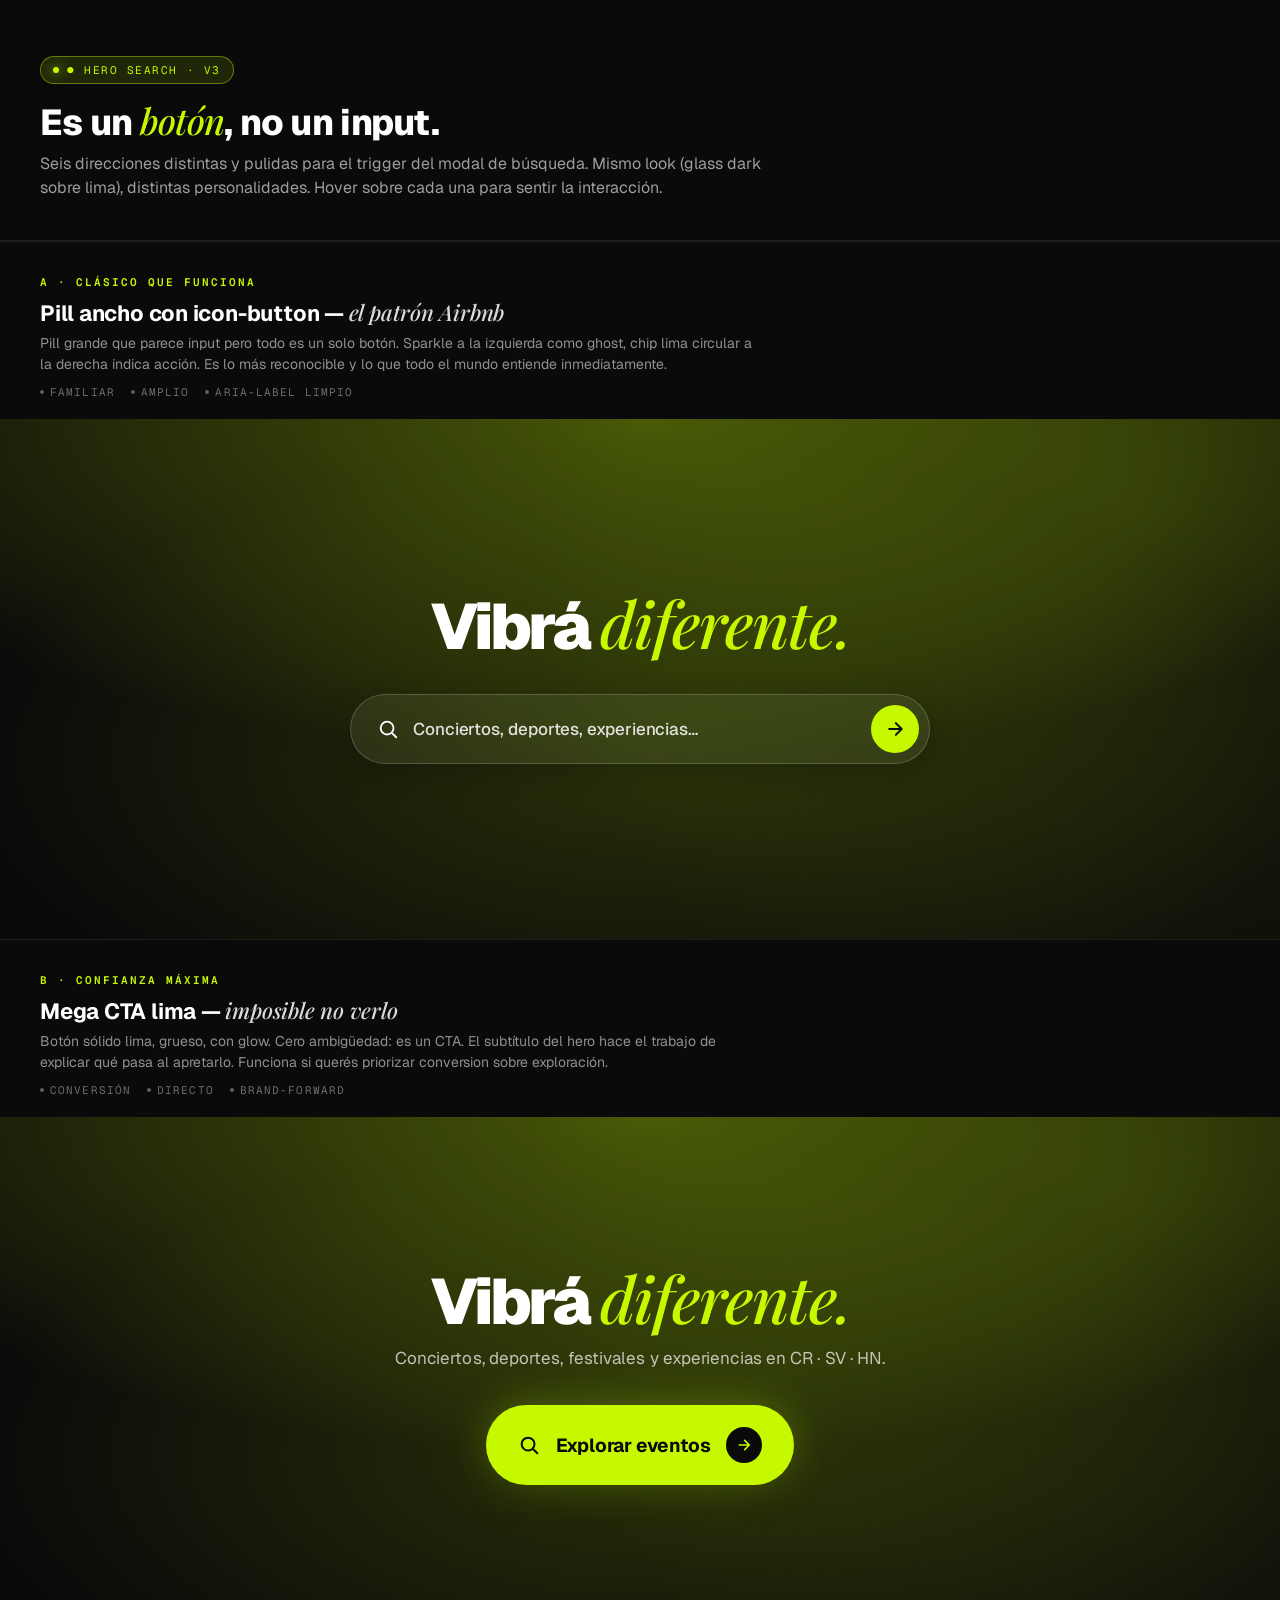
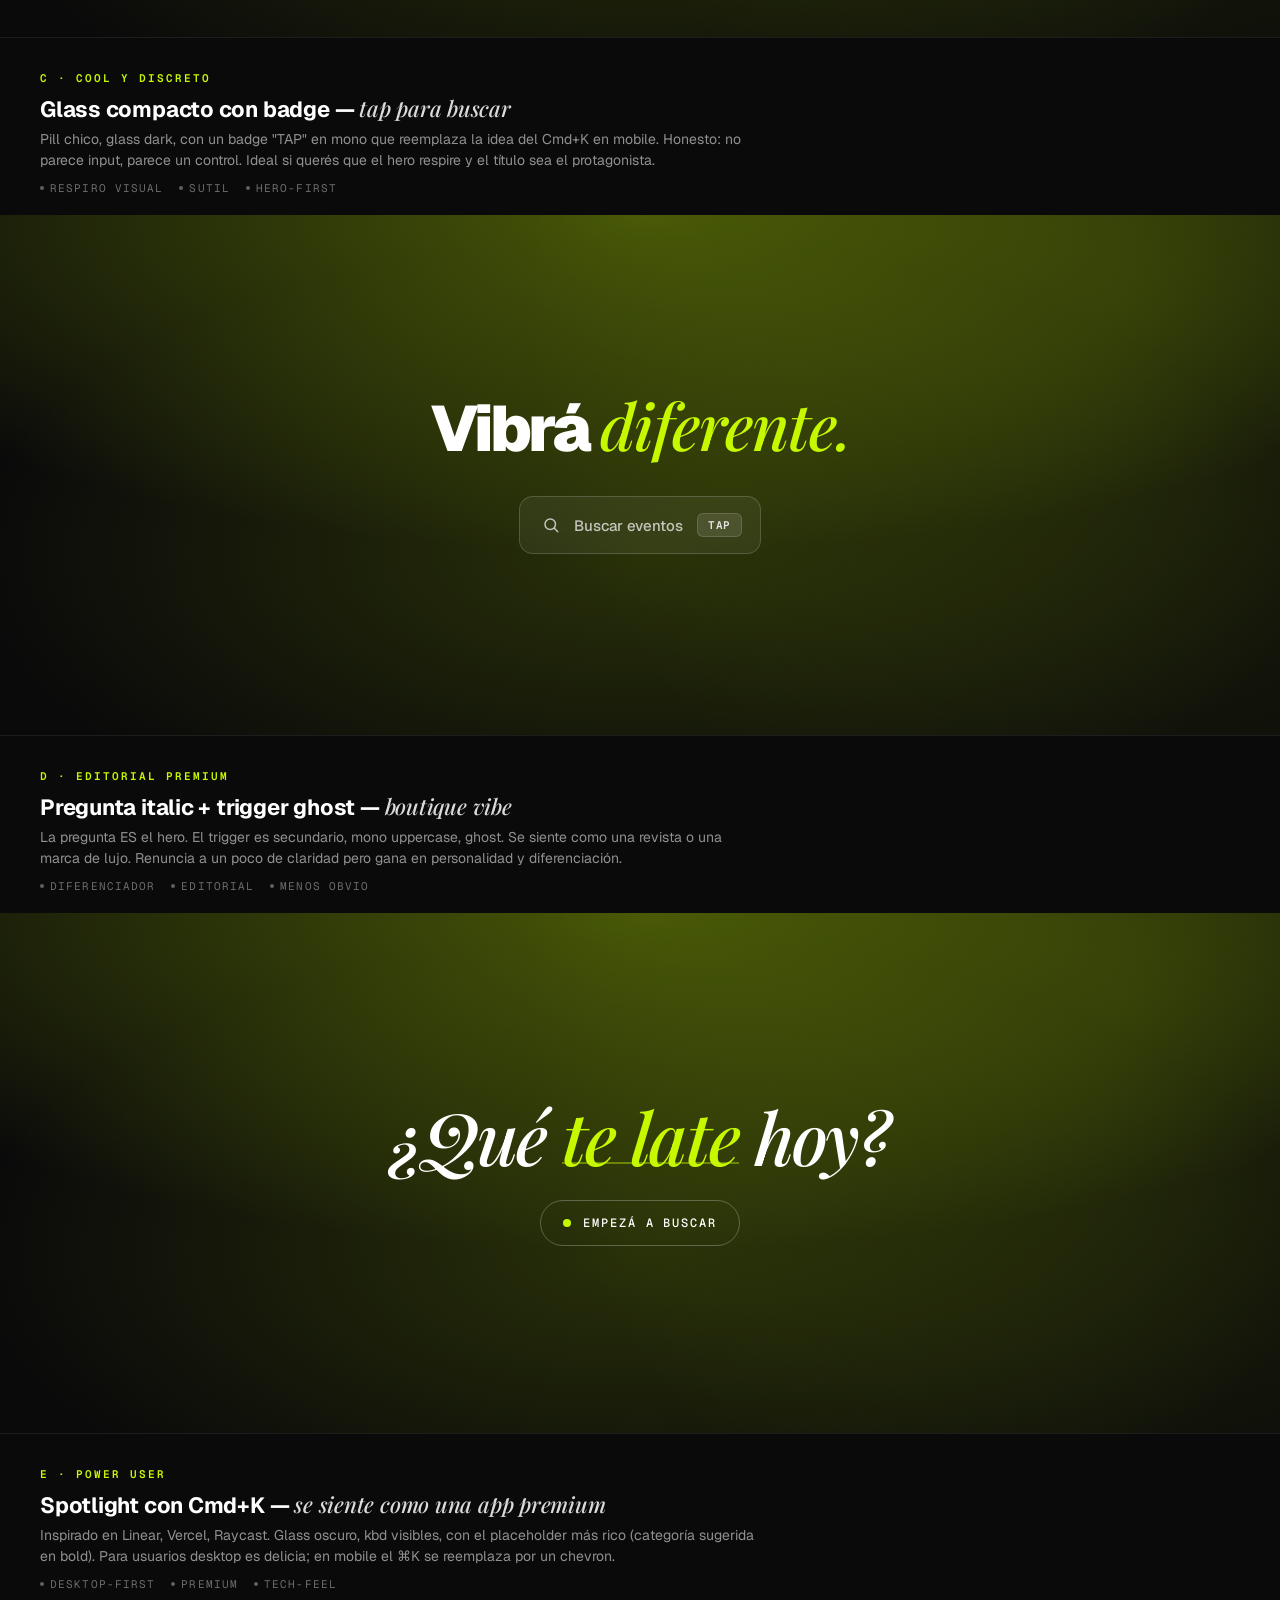
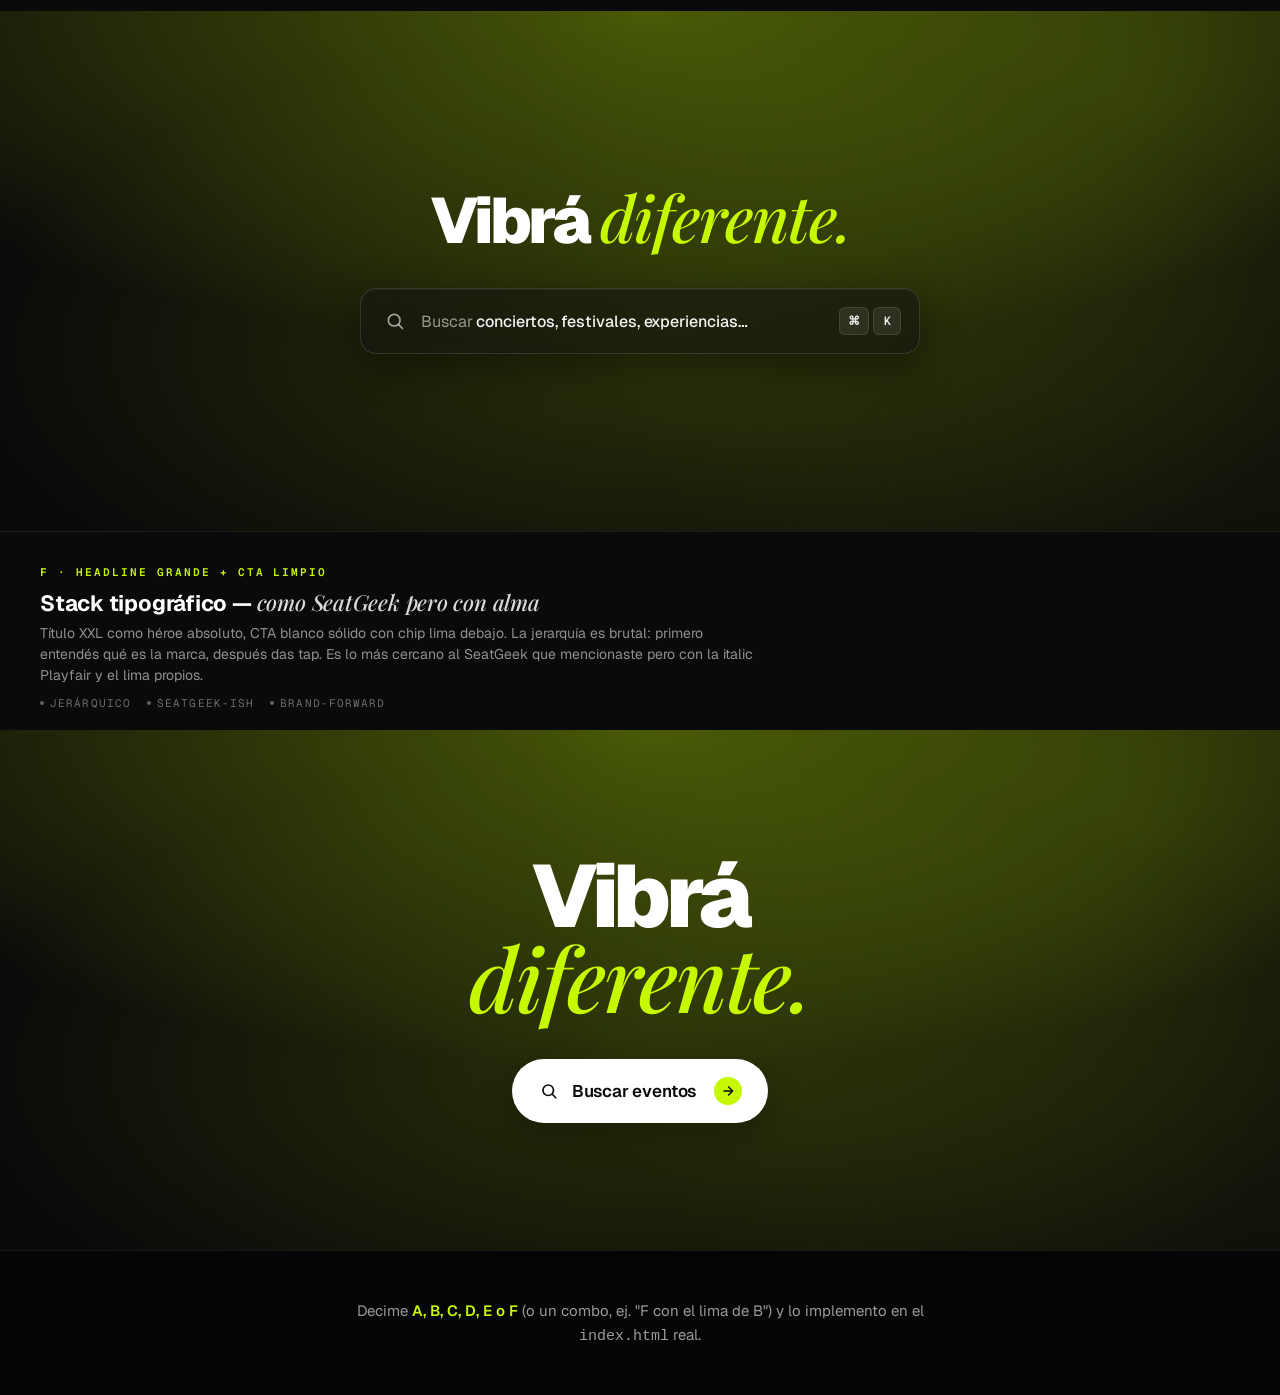
<file: hero-search-v2.html>
<!DOCTYPE html>
<html lang="es">
<head>
  <meta charset="UTF-8">
  <meta name="viewport" content="width=device-width, initial-scale=1.0">
  <title>Hero search — opciones refinadas</title>

  <link rel="preconnect" href="https://fonts.googleapis.com">
  <link rel="preconnect" href="https://fonts.gstatic.com" crossorigin>
  <link href="https://fonts.googleapis.com/css2?family=Geist:wght@400;500;600;700;800;900&family=Geist+Mono:wght@400;500;600&family=Playfair+Display:ital,wght@0,400;0,700;1,400;1,500;1,700&display=swap" rel="stylesheet">

  <style>
    * { box-sizing: border-box; margin: 0; padding: 0; }
    html, body {
      font-family: 'Geist', -apple-system, sans-serif;
      background: #0a0a0a; color: #fff;
      -webkit-font-smoothing: antialiased;
    }
    a, button { font-family: inherit; cursor: pointer; }

    /* ========= DOC SHELL ========= */
    .doc-head {
      background: #0a0a0a;
      padding: 56px 40px 40px;
      border-bottom: 1px solid rgba(255,255,255,0.08);
      text-align: left;
    }
    .doc-head .pill {
      display: inline-flex; align-items: center; gap: 8px;
      padding: 6px 12px;
      background: rgba(198,248,0,0.12);
      border: 1px solid rgba(198,248,0,0.4);
      color: #c6f800;
      font-family: 'Geist Mono', monospace;
      font-size: 11px; letter-spacing: 0.14em;
      border-radius: 999px;
      margin-bottom: 18px;
      text-transform: uppercase;
    }
    .doc-head .pill::before {
      content: ''; width: 6px; height: 6px; border-radius: 50%;
      background: #c6f800; box-shadow: 0 0 12px #c6f800;
    }
    .doc-head h1 {
      font-size: 36px; font-weight: 800;
      letter-spacing: -0.02em; line-height: 1.05;
      margin-bottom: 10px;
    }
    .doc-head h1 em {
      font-family: 'Playfair Display', serif;
      font-style: italic; font-weight: 500;
      color: #c6f800;
    }
    .doc-head p {
      color: rgba(255,255,255,0.6);
      font-size: 16px; max-width: 760px;
      line-height: 1.5;
    }

    .label-bar {
      background: #0a0a0a;
      padding: 28px 40px 20px;
      border-top: 1px solid rgba(255,255,255,0.08);
    }
    .label-bar .num {
      font-family: 'Geist Mono', monospace;
      font-size: 11px; font-weight: 600;
      letter-spacing: 0.18em; color: #c6f800;
      text-transform: uppercase;
      display: inline-block; margin-bottom: 8px;
    }
    .label-bar h2 {
      font-size: 22px; font-weight: 700;
      letter-spacing: -0.01em; color: #fff;
      margin-bottom: 6px;
    }
    .label-bar h2 em {
      font-family: 'Playfair Display', serif;
      font-style: italic; font-weight: 500;
      color: rgba(255,255,255,0.85);
    }
    .label-bar p {
      color: rgba(255,255,255,0.55);
      font-size: 14px; max-width: 720px;
      line-height: 1.5;
    }
    .label-bar .meta {
      margin-top: 10px;
      display: flex; gap: 16px; flex-wrap: wrap;
      font-family: 'Geist Mono', monospace;
      font-size: 11px; letter-spacing: 0.10em;
      color: rgba(255,255,255,0.4);
      text-transform: uppercase;
    }
    .label-bar .meta span {
      display: inline-flex; align-items: center; gap: 6px;
    }
    .label-bar .meta span::before {
      content: ''; width: 4px; height: 4px; border-radius: 50%;
      background: rgba(255,255,255,0.35);
    }

    /* ========= HERO DEMO STAGE ========= */
    .stage {
      position: relative;
      background: #0a0a0a;
      padding: 120px 40px 120px;
      overflow: hidden;
      min-height: 520px;
      display: flex; flex-direction: column;
      align-items: center; justify-content: center;
    }
    .stage::before {
      content: ''; position: absolute; inset: 0; z-index: 0;
      background:
        radial-gradient(ellipse 110% 100% at 50% 0%, rgba(198,248,0,0.32), transparent 65%),
        radial-gradient(ellipse 70% 80% at 50% 65%, rgba(198,248,0,0.16), transparent 75%),
        radial-gradient(circle at 88% 18%, rgba(198,248,0,0.12), transparent 50%);
      pointer-events: none;
    }
    .stage > * { position: relative; z-index: 1; }

    /* Shared title */
    .ht {
      font-family: 'Geist', sans-serif;
      font-size: 64px; font-weight: 900;
      letter-spacing: -0.045em; line-height: 0.95;
      color: #fff;
      margin-bottom: 36px;
      text-align: center;
    }
    .ht em {
      font-family: 'Playfair Display', serif;
      font-style: italic; font-weight: 500;
      color: #c6f800;
      letter-spacing: -0.02em;
    }
    .ht-sub {
      font-family: 'Geist', sans-serif;
      font-size: 17px; font-weight: 400;
      color: rgba(255,255,255,0.7);
      margin-top: -22px; margin-bottom: 36px;
      text-align: center;
      letter-spacing: 0.005em;
    }

    /* ============================================
       ▒▒▒▒▒▒▒▒▒▒▒▒▒▒▒▒▒▒▒▒▒▒▒▒▒▒▒▒▒▒▒▒▒▒▒▒▒▒▒▒▒
       OPCIÓN A — Pill Airbnb
       ▒▒▒▒▒▒▒▒▒▒▒▒▒▒▒▒▒▒▒▒▒▒▒▒▒▒▒▒▒▒▒▒▒▒▒▒▒▒▒▒▒
       ============================================ */
    .opt-a {
      display: inline-flex; align-items: center;
      gap: 14px;
      width: 100%; max-width: 580px;
      padding: 10px 10px 10px 26px;
      background: rgba(255,255,255,0.08);
      border: 1px solid rgba(255,255,255,0.18);
      border-radius: 999px;
      color: #fff;
      backdrop-filter: blur(20px) saturate(140%);
      -webkit-backdrop-filter: blur(20px) saturate(140%);
      transition: transform 0.25s ease, background 0.25s ease, border-color 0.25s ease, box-shadow 0.25s ease;
      box-shadow: 0 8px 32px rgba(0,0,0,0.20);
    }
    .opt-a:hover {
      background: rgba(255,255,255,0.13);
      border-color: rgba(255,255,255,0.28);
      transform: translateY(-2px);
      box-shadow: 0 16px 48px rgba(0,0,0,0.28);
    }
    .opt-a > svg.search-icon {
      width: 22px; height: 22px;
      stroke: #fff; flex-shrink: 0;
    }
    .opt-a .text {
      flex: 1;
      font-size: 17px; font-weight: 500;
      color: rgba(255,255,255,0.85);
      text-align: left;
      letter-spacing: -0.005em;
    }
    .opt-a .chip {
      display: inline-flex; align-items: center; justify-content: center;
      width: 48px; height: 48px;
      background: #c6f800;
      border-radius: 50%;
      flex-shrink: 0;
      transition: transform 0.25s ease;
    }
    .opt-a:hover .chip { transform: rotate(-12deg) scale(1.05); }
    .opt-a .chip svg {
      width: 20px; height: 20px;
      stroke: #0a0a0a;
    }

    /* ============================================
       OPCIÓN B — Mega CTA brutalista
       ============================================ */
    .opt-b {
      display: inline-flex; align-items: center; gap: 16px;
      padding: 22px 32px;
      background: #c6f800;
      color: #0a0a0a;
      border: none;
      border-radius: 999px;
      font-family: 'Geist', sans-serif;
      font-size: 19px; font-weight: 700;
      letter-spacing: -0.01em;
      transition: transform 0.25s ease, box-shadow 0.25s ease;
      box-shadow: 0 0 40px rgba(198,248,0,0.30), 0 12px 32px rgba(0,0,0,0.30);
    }
    .opt-b:hover {
      transform: translateY(-3px) scale(1.02);
      box-shadow: 0 0 60px rgba(198,248,0,0.55), 0 18px 40px rgba(0,0,0,0.35);
    }
    .opt-b svg.lead {
      width: 22px; height: 22px;
      stroke: #0a0a0a;
    }
    .opt-b .arrow-circle {
      display: inline-flex; align-items: center; justify-content: center;
      width: 36px; height: 36px;
      background: #0a0a0a;
      border-radius: 50%;
      transition: transform 0.25s ease;
    }
    .opt-b:hover .arrow-circle { transform: translateX(4px); }
    .opt-b .arrow-circle svg {
      width: 16px; height: 16px;
      stroke: #c6f800;
    }

    /* ============================================
       OPCIÓN C — Glass minimal compact
       ============================================ */
    .opt-c {
      display: inline-flex; align-items: center; gap: 14px;
      padding: 16px 18px 16px 22px;
      background: rgba(255,255,255,0.06);
      border: 1px solid rgba(255,255,255,0.16);
      border-radius: 14px;
      color: #fff;
      backdrop-filter: blur(20px);
      -webkit-backdrop-filter: blur(20px);
      transition: all 0.25s ease;
    }
    .opt-c:hover {
      background: rgba(255,255,255,0.10);
      border-color: rgba(198,248,0,0.4);
      transform: translateY(-1px);
    }
    .opt-c svg.search-icon {
      width: 18px; height: 18px;
      stroke: rgba(255,255,255,0.7);
    }
    .opt-c .text {
      font-size: 15px; font-weight: 500;
      color: rgba(255,255,255,0.7);
      letter-spacing: -0.005em;
    }
    .opt-c .kbd {
      display: inline-flex; align-items: center; gap: 3px;
      padding: 4px 10px;
      background: rgba(255,255,255,0.10);
      border: 1px solid rgba(255,255,255,0.14);
      border-radius: 6px;
      font-family: 'Geist Mono', monospace;
      font-size: 11px; font-weight: 600;
      color: rgba(255,255,255,0.85);
      letter-spacing: 0.06em;
    }

    /* ============================================
       OPCIÓN D — Editorial pregunta italic
       ============================================ */
    .opt-d-wrap {
      display: inline-flex; flex-direction: column; align-items: center;
      gap: 28px;
    }
    .opt-d-question {
      font-family: 'Playfair Display', serif;
      font-style: italic; font-weight: 500;
      font-size: 72px; line-height: 1;
      letter-spacing: -0.03em;
      color: #fff;
      text-align: center;
    }
    .opt-d-question .accent {
      color: #c6f800;
      position: relative;
      display: inline-block;
    }
    .opt-d-question .accent::after {
      content: '';
      position: absolute;
      left: 0; right: 0; bottom: 8px;
      height: 2px;
      background: #c6f800;
      opacity: 0.4;
    }
    .opt-d-trigger {
      display: inline-flex; align-items: center; gap: 12px;
      padding: 14px 22px;
      background: transparent;
      border: 1px solid rgba(255,255,255,0.25);
      border-radius: 999px;
      color: #fff;
      font-family: 'Geist Mono', monospace;
      font-size: 12px; font-weight: 500;
      letter-spacing: 0.16em;
      text-transform: uppercase;
      transition: all 0.25s ease;
    }
    .opt-d-trigger:hover {
      background: #fff;
      color: #0a0a0a;
      border-color: #fff;
    }
    .opt-d-trigger .dot {
      width: 8px; height: 8px; border-radius: 50%;
      background: #c6f800;
      animation: pulse 2s ease-in-out infinite;
    }
    @keyframes pulse {
      0%, 100% { opacity: 1; transform: scale(1); }
      50% { opacity: 0.5; transform: scale(0.85); }
    }

    /* ============================================
       OPCIÓN E — Spotlight (Cmd+K style)
       ============================================ */
    .opt-e {
      display: inline-flex; align-items: center;
      gap: 16px;
      width: 100%; max-width: 560px;
      padding: 18px 18px 18px 24px;
      background: rgba(20,20,20,0.6);
      border: 1px solid rgba(255,255,255,0.12);
      border-radius: 16px;
      color: #fff;
      backdrop-filter: blur(24px) saturate(150%);
      -webkit-backdrop-filter: blur(24px) saturate(150%);
      transition: all 0.25s ease;
      box-shadow:
        0 1px 0 rgba(255,255,255,0.06) inset,
        0 12px 40px rgba(0,0,0,0.4);
    }
    .opt-e:hover {
      border-color: rgba(198,248,0,0.35);
      background: rgba(20,20,20,0.75);
      transform: translateY(-2px);
      box-shadow:
        0 1px 0 rgba(255,255,255,0.08) inset,
        0 18px 50px rgba(0,0,0,0.45),
        0 0 0 1px rgba(198,248,0,0.10);
    }
    .opt-e svg.search-icon {
      width: 20px; height: 20px;
      stroke: rgba(255,255,255,0.6);
      flex-shrink: 0;
    }
    .opt-e .text {
      flex: 1;
      font-size: 16px; font-weight: 400;
      color: rgba(255,255,255,0.55);
      text-align: left;
      letter-spacing: -0.005em;
    }
    .opt-e .text strong {
      color: rgba(255,255,255,0.95); font-weight: 500;
    }
    .opt-e .kbd-group {
      display: inline-flex; gap: 4px;
      flex-shrink: 0;
    }
    .opt-e .kbd {
      display: inline-flex; align-items: center; justify-content: center;
      min-width: 28px; height: 28px; padding: 0 8px;
      background: rgba(255,255,255,0.08);
      border: 1px solid rgba(255,255,255,0.10);
      border-radius: 6px;
      font-family: 'Geist Mono', monospace;
      font-size: 12px; font-weight: 600;
      color: rgba(255,255,255,0.9);
    }

    /* ============================================
       OPCIÓN F — Stacked (SeatGeek pattern)
       ============================================ */
    .opt-f-wrap {
      display: inline-flex; flex-direction: column; align-items: center;
      gap: 36px;
    }
    .opt-f-title {
      font-family: 'Geist', sans-serif;
      font-size: 88px; font-weight: 900;
      letter-spacing: -0.05em; line-height: 0.92;
      color: #fff;
      text-align: center;
    }
    .opt-f-title em {
      font-family: 'Playfair Display', serif;
      font-style: italic; font-weight: 500;
      color: #c6f800;
      letter-spacing: -0.025em;
    }
    .opt-f-trigger {
      display: inline-flex; align-items: center; gap: 14px;
      padding: 18px 26px 18px 28px;
      background: #fff;
      color: #0a0a0a;
      border: none;
      border-radius: 999px;
      font-family: 'Geist', sans-serif;
      font-size: 17px; font-weight: 600;
      letter-spacing: -0.01em;
      transition: all 0.25s ease;
      box-shadow: 0 12px 32px rgba(0,0,0,0.25);
    }
    .opt-f-trigger:hover {
      transform: translateY(-3px);
      box-shadow: 0 20px 48px rgba(0,0,0,0.32);
    }
    .opt-f-trigger svg {
      width: 18px; height: 18px;
      stroke: #0a0a0a;
    }
    .opt-f-trigger .arrow {
      display: inline-flex; align-items: center; justify-content: center;
      width: 28px; height: 28px;
      background: #c6f800;
      border-radius: 50%;
      margin-left: 4px;
      transition: transform 0.25s ease;
    }
    .opt-f-trigger:hover .arrow { transform: translateX(3px); }
    .opt-f-trigger .arrow svg {
      width: 14px; height: 14px;
      stroke: #0a0a0a;
    }

    /* ============================================
       FOOTER
       ============================================ */
    .doc-foot {
      background: #050505;
      padding: 48px 40px;
      border-top: 1px solid rgba(255,255,255,0.08);
      text-align: center;
    }
    .doc-foot p {
      color: rgba(255,255,255,0.6);
      font-size: 15px; line-height: 1.6;
      max-width: 640px; margin: 0 auto;
    }
    .doc-foot p strong {
      color: #c6f800; font-weight: 600;
    }

    /* ========= RESPONSIVE ========= */
    @media (max-width: 768px) {
      .doc-head { padding: 40px 24px 28px; }
      .doc-head h1 { font-size: 28px; }
      .label-bar { padding: 22px 24px 16px; }
      .label-bar h2 { font-size: 18px; }
      .stage { padding: 80px 24px; min-height: 420px; }
      .ht { font-size: 44px; margin-bottom: 28px; }
      .ht-sub { font-size: 15px; margin-top: -16px; margin-bottom: 28px; }
      .opt-a { padding: 8px 8px 8px 20px; gap: 10px; }
      .opt-a .text { font-size: 14.5px; }
      .opt-a > svg.search-icon { width: 18px; height: 18px; }
      .opt-a .chip { width: 42px; height: 42px; }
      .opt-a .chip svg { width: 18px; height: 18px; }
      .opt-b { padding: 18px 24px; font-size: 16px; gap: 12px; }
      .opt-b .arrow-circle { width: 30px; height: 30px; }
      .opt-c { padding: 14px 14px 14px 18px; }
      .opt-c .text { font-size: 14px; }
      .opt-d-question { font-size: 44px; }
      .opt-e { padding: 16px 16px 16px 20px; gap: 12px; }
      .opt-e .text { font-size: 14.5px; }
      .opt-f-title { font-size: 56px; }
      .opt-f-trigger { font-size: 15px; padding: 16px 22px; }
      .opt-f-wrap { gap: 28px; }
      .doc-foot { padding: 36px 24px; }
    }
  </style>
</head>
<body>

<!-- ========= DOC HEADER ========= -->
<header class="doc-head">
  <span class="pill">● Hero search · v3</span>
  <h1>Es un <em>botón</em>, no un input.</h1>
  <p>Seis direcciones distintas y pulidas para el trigger del modal de búsqueda. Mismo look (glass dark sobre lima), distintas personalidades. Hover sobre cada una para sentir la interacción.</p>
</header>

<!-- =================================================================
     OPCIÓN A — Pill Airbnb
     ================================================================= -->
<div class="label-bar">
  <span class="num">A · clásico que funciona</span>
  <h2>Pill ancho con icon-button — <em>el patrón Airbnb</em></h2>
  <p>Pill grande que parece input pero todo es un solo botón. Sparkle a la izquierda como ghost, chip lima circular a la derecha indica acción. Es lo más reconocible y lo que todo el mundo entiende inmediatamente.</p>
  <div class="meta">
    <span>familiar</span>
    <span>amplio</span>
    <span>aria-label limpio</span>
  </div>
</div>
<section class="stage">
  <h2 class="ht">Vibrá <em>diferente.</em></h2>
  <button class="opt-a" type="button" aria-label="Abrir buscador">
    <svg class="search-icon" fill="none" stroke-width="2" viewBox="0 0 24 24">
      <circle cx="11" cy="11" r="7"/><path stroke-linecap="round" d="M21 21l-4.3-4.3"/>
    </svg>
    <span class="text">Conciertos, deportes, experiencias…</span>
    <span class="chip" aria-hidden="true">
      <svg fill="none" stroke-width="2.4" viewBox="0 0 24 24">
        <path stroke-linecap="round" stroke-linejoin="round" d="M5 12h14M13 5l7 7-7 7"/>
      </svg>
    </span>
  </button>
</section>

<!-- =================================================================
     OPCIÓN B — Mega CTA brutalista
     ================================================================= -->
<div class="label-bar">
  <span class="num">B · confianza máxima</span>
  <h2>Mega CTA lima — <em>imposible no verlo</em></h2>
  <p>Botón sólido lima, grueso, con glow. Cero ambigüedad: es un CTA. El subtítulo del hero hace el trabajo de explicar qué pasa al apretarlo. Funciona si querés priorizar conversion sobre exploración.</p>
  <div class="meta">
    <span>conversión</span>
    <span>directo</span>
    <span>brand-forward</span>
  </div>
</div>
<section class="stage">
  <h2 class="ht">Vibrá <em>diferente.</em></h2>
  <p class="ht-sub">Conciertos, deportes, festivales y experiencias en CR · SV · HN.</p>
  <button class="opt-b" type="button" aria-label="Explorar eventos">
    <svg class="lead" fill="none" stroke-width="2.2" viewBox="0 0 24 24">
      <circle cx="11" cy="11" r="7"/><path stroke-linecap="round" d="M21 21l-4.3-4.3"/>
    </svg>
    Explorar eventos
    <span class="arrow-circle">
      <svg fill="none" stroke-width="2.4" viewBox="0 0 24 24">
        <path stroke-linecap="round" stroke-linejoin="round" d="M5 12h14M13 5l7 7-7 7"/>
      </svg>
    </span>
  </button>
</section>

<!-- =================================================================
     OPCIÓN C — Glass minimal compact
     ================================================================= -->
<div class="label-bar">
  <span class="num">C · cool y discreto</span>
  <h2>Glass compacto con badge — <em>tap para buscar</em></h2>
  <p>Pill chico, glass dark, con un badge "TAP" en mono que reemplaza la idea del Cmd+K en mobile. Honesto: no parece input, parece un control. Ideal si querés que el hero respire y el título sea el protagonista.</p>
  <div class="meta">
    <span>respiro visual</span>
    <span>sutil</span>
    <span>hero-first</span>
  </div>
</div>
<section class="stage">
  <h2 class="ht">Vibrá <em>diferente.</em></h2>
  <button class="opt-c" type="button" aria-label="Abrir buscador">
    <svg class="search-icon" fill="none" stroke-width="2" viewBox="0 0 24 24">
      <circle cx="11" cy="11" r="7"/><path stroke-linecap="round" d="M21 21l-4.3-4.3"/>
    </svg>
    <span class="text">Buscar eventos</span>
    <span class="kbd">TAP</span>
  </button>
</section>

<!-- =================================================================
     OPCIÓN D — Editorial pregunta italic
     ================================================================= -->
<div class="label-bar">
  <span class="num">D · editorial premium</span>
  <h2>Pregunta italic + trigger ghost — <em>boutique vibe</em></h2>
  <p>La pregunta ES el hero. El trigger es secundario, mono uppercase, ghost. Se siente como una revista o una marca de lujo. Renuncia a un poco de claridad pero gana en personalidad y diferenciación.</p>
  <div class="meta">
    <span>diferenciador</span>
    <span>editorial</span>
    <span>menos obvio</span>
  </div>
</div>
<section class="stage">
  <div class="opt-d-wrap">
    <h2 class="opt-d-question">¿Qué <span class="accent">te late</span> hoy?</h2>
    <button class="opt-d-trigger" type="button" aria-label="Abrir buscador">
      <span class="dot"></span>
      Empezá a buscar
    </button>
  </div>
</section>

<!-- =================================================================
     OPCIÓN E — Spotlight Cmd+K
     ================================================================= -->
<div class="label-bar">
  <span class="num">E · power user</span>
  <h2>Spotlight con Cmd+K — <em>se siente como una app premium</em></h2>
  <p>Inspirado en Linear, Vercel, Raycast. Glass oscuro, kbd visibles, con el placeholder más rico (categoría sugerida en bold). Para usuarios desktop es delicia; en mobile el ⌘K se reemplaza por un chevron.</p>
  <div class="meta">
    <span>desktop-first</span>
    <span>premium</span>
    <span>tech-feel</span>
  </div>
</div>
<section class="stage">
  <h2 class="ht">Vibrá <em>diferente.</em></h2>
  <button class="opt-e" type="button" aria-label="Abrir buscador">
    <svg class="search-icon" fill="none" stroke-width="2" viewBox="0 0 24 24">
      <circle cx="11" cy="11" r="7"/><path stroke-linecap="round" d="M21 21l-4.3-4.3"/>
    </svg>
    <span class="text">Buscar <strong>conciertos, festivales, experiencias…</strong></span>
    <span class="kbd-group">
      <span class="kbd">⌘</span>
      <span class="kbd">K</span>
    </span>
  </button>
</section>

<!-- =================================================================
     OPCIÓN F — Stacked (SeatGeek pattern)
     ================================================================= -->
<div class="label-bar">
  <span class="num">F · headline grande + cta limpio</span>
  <h2>Stack tipográfico — <em>como SeatGeek pero con alma</em></h2>
  <p>Título XXL como héroe absoluto, CTA blanco sólido con chip lima debajo. La jerarquía es brutal: primero entendés qué es la marca, después das tap. Es lo más cercano al SeatGeek que mencionaste pero con la italic Playfair y el lima propios.</p>
  <div class="meta">
    <span>jerárquico</span>
    <span>seatgeek-ish</span>
    <span>brand-forward</span>
  </div>
</div>
<section class="stage">
  <div class="opt-f-wrap">
    <h2 class="opt-f-title">Vibrá<br><em>diferente.</em></h2>
    <button class="opt-f-trigger" type="button" aria-label="Buscar eventos">
      <svg fill="none" stroke-width="2.2" viewBox="0 0 24 24">
        <circle cx="11" cy="11" r="7"/><path stroke-linecap="round" d="M21 21l-4.3-4.3"/>
      </svg>
      Buscar eventos
      <span class="arrow">
        <svg fill="none" stroke-width="2.4" viewBox="0 0 24 24">
          <path stroke-linecap="round" stroke-linejoin="round" d="M5 12h14M13 5l7 7-7 7"/>
        </svg>
      </span>
    </button>
  </div>
</section>

<!-- ========= FOOTER ========= -->
<footer class="doc-foot">
  <p>Decime <strong>A, B, C, D, E o F</strong> (o un combo, ej. "F con el lima de B") y lo implemento en el <code>index.html</code> real.</p>
</footer>

</body>
</html>
</file>
